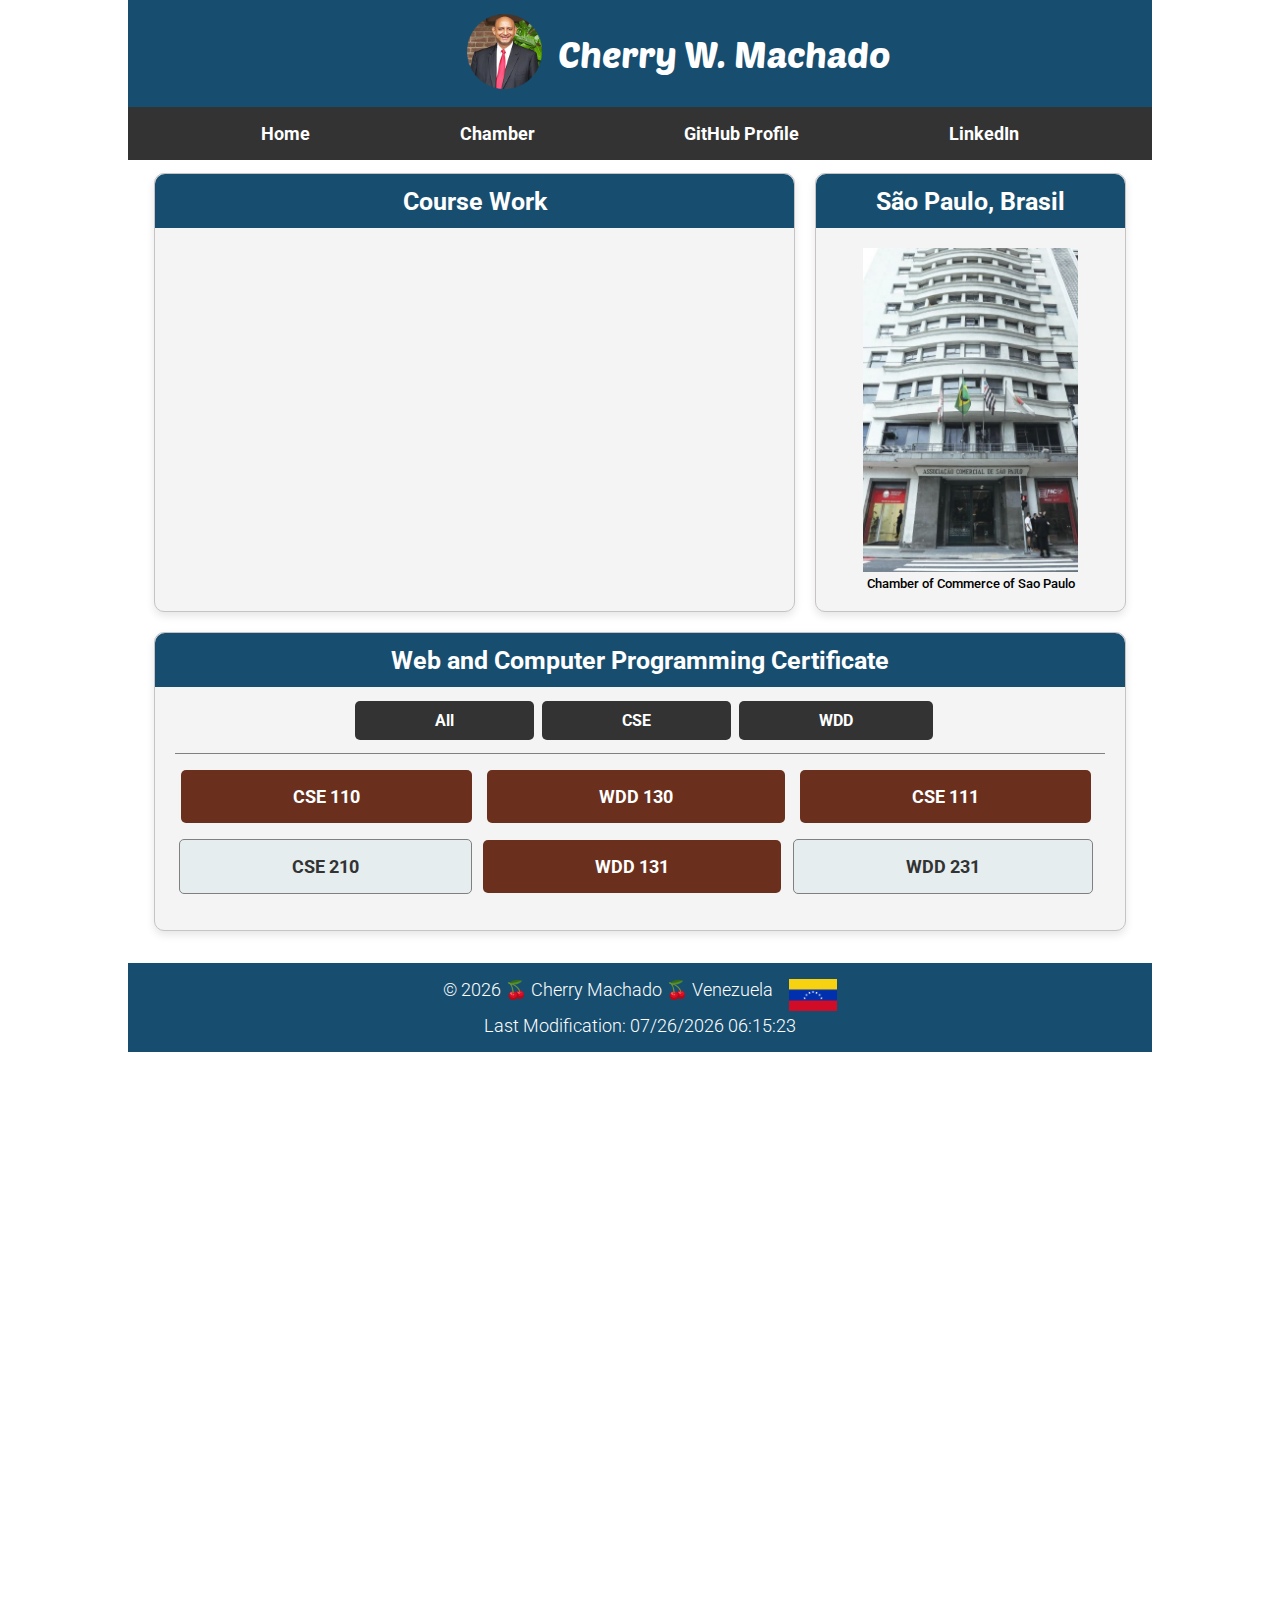
<file: index.html>
<!DOCTYPE html>
<html lang="en">

<head>
    <meta charset="UTF-8">
    <meta name="viewport" content="width=device-width, initial-scale=1.0">
    <title>WDD 231 - Web Frontend Development I - Cherry Machado</title>
    <meta name="description"
        content="WDD 231 - Web Frontend Development I | Cherry Machado | This is my Course Home Page">
    <meta name="author" content="Cherry Machado">
    <!-- Meta Tags-->
    <meta property="og:title" content="WDD 231 - Web Frontend Development I - Cherry Machado">
    <meta property="og:description"
        content="WDD 231 - Web Frontend Development I | Cherry Machado | This is my Course Home Page">
    <meta property="og:image" content="images/Foto_Cherry.png">
    <meta property="og:url" content="https://cherry-machado.github.io/wdd231/">
    <meta property="og:type" content="website">
    <!-- End Meta Tags -->
    <link rel="preconnect" href="https://fonts.googleapis.com">
    <link rel="preconnect" href="https://fonts.gstatic.com" crossorigin>
    <link
        href="https://fonts.googleapis.com/css2?family=Roboto:ital,wght@0,100;0,300;0,400;0,500;0,700;0,900;1,100;1,300;1,400;1,500;1,700;1,900&display=swap"
        rel="stylesheet">
    <link
        href="https://fonts.googleapis.com/css2?family=Poetsen+One&family=Roboto:ital,wght@0,100;0,300;0,400;0,500;0,700;0,900;1,100;1,300;1,400;1,500;1,700;1,900&display=swap"
        rel="stylesheet">
    <link rel="stylesheet" href="styles/styles.css">
    <link rel="icon" href="favicon.ico">
    <script defer src="scripts/date-ham.js"></script>
</head>

<body>
    <header class="header">
        <div class="header__content">
            <figure class="header_figure-cherry">
                <img 
                    src="images/Foto_Cherry.png" 
                    alt="Photo Cherry Machado" 
                    loading="lazy"
                 />
            </figure>
            <h1 class="header__title">Cherry W. Machado</h1>
            <div class="header__hamburger">
                <span class="bar"></span>
                <span class="bar"></span>
                <span class="bar"></span>
            </div>
        </div>
        <nav class="nav-content">
            <ul class="nav-menu">
                <li class="nav-item"><a href="#" class="enlaces" target="_blank" rel="noopener">Home</a></li>
                <li class="nav-item"><a href="https://cherry-machado.github.io/wdd231/chamber/index.html"
                        class="enlaces" target="_blank" rel="noopener">Chamber</a>
                </li>
                <li class="nav-item"><a href="https://github.com/Cherry-Machado/wdd231" class="enlaces" target="_blank"
                        rel="noopener">GitHub Profile</a></li>
                <li class="nav-item"><a href="https://www.linkedin.com/in/cherry-machado/" class="enlaces"
                        target="_blank" rel="noopener">LinkedIn</a></li>
            </ul>

        </nav>
    </header>
    <main class="main">
        <section class="card card__item-1">
            <h2 class="card__title-1">Course Work</h2>
            <article>
                <ul class="card__navigation">
                </ul>
                <div id="courseList"></div>
            </article>
        </section>
        <section class="card card__item-2">
            <h2 class="card__title-1">São Paulo, Brasil</h2>
            <figure class="card_figure-saopaulo">
                <img src="./images/Chambers_SP.jpg" alt="Photo Sao Paulo" loading="lazy" />
                <figcaption>Chamber of Commerce of Sao Paulo</figcaption>
            </figure>
        </section>
        <section class="card card__item-3">
            <h2 class="card__title-1">Web and Computer Programming Certificate</h2>
            <nav class="botonera-1">
                <ul class="card__navigation-20">
                    <li class="card__navigation-item">
                        <a href="#" class="cta click-all">All</a>
                    </li>
                    <li class="card__navigation-item">
                        <a href="#" class="cta click-cse">CSE</a>
                    </li>
                    <li class="card__navigation-item">
                        <a href="#" class="cta click-wdd">WDD</a>
                    </li>
                </ul>
            </nav>
            <nav class="botonera-2">
                <ul class="card__navigation-21">
                    <li class="card__navigation-item-2">
                        <a href="#" class="cta-2 cta__button-brown click-110">CSE 110</a>
                    </li>
                    <li class="card__navigation-item-2">
                        <a href="#" class="cta-2 cta__button-brown click-130">WDD 130</a>
                    </li>
                    <li class="card__navigation-item-2">
                        <a href="#" class="cta-2 cta__button-brown click-111">CSE 111</a>
                    </li>
                    <li class="card__navigation-item-2">
                        <a href="#" class="cta-2 cta__button-suave click-210">CSE 210</a>
                    </li>
                    <li class="card__navigation-item-2">
                        <a href="#" class="cta-2 cta__button-brown click-131">WDD 131</a>
                    </li>
                    <li class="card__navigation-item-2">
                        <a href="#" class="cta-2 cta__button-suave click-231">WDD 231</a>
                    </li>
                </ul>
            </nav>
        </section>
    </main>
    <footer class="footer">
        <div class="footer__content">
            <p>© <span id="currentyear"></span> 🍒 Cherry Machado 🍒 Venezuela</p>
            <img src="./images/Flag_of_Venezuela.png" alt="Venezuela" loading="lazy" />
        </div>
        <p id="lastModified"></p>
    </footer>
    <dialog id="course-details"></dialog>
</body>

</html>
</file>
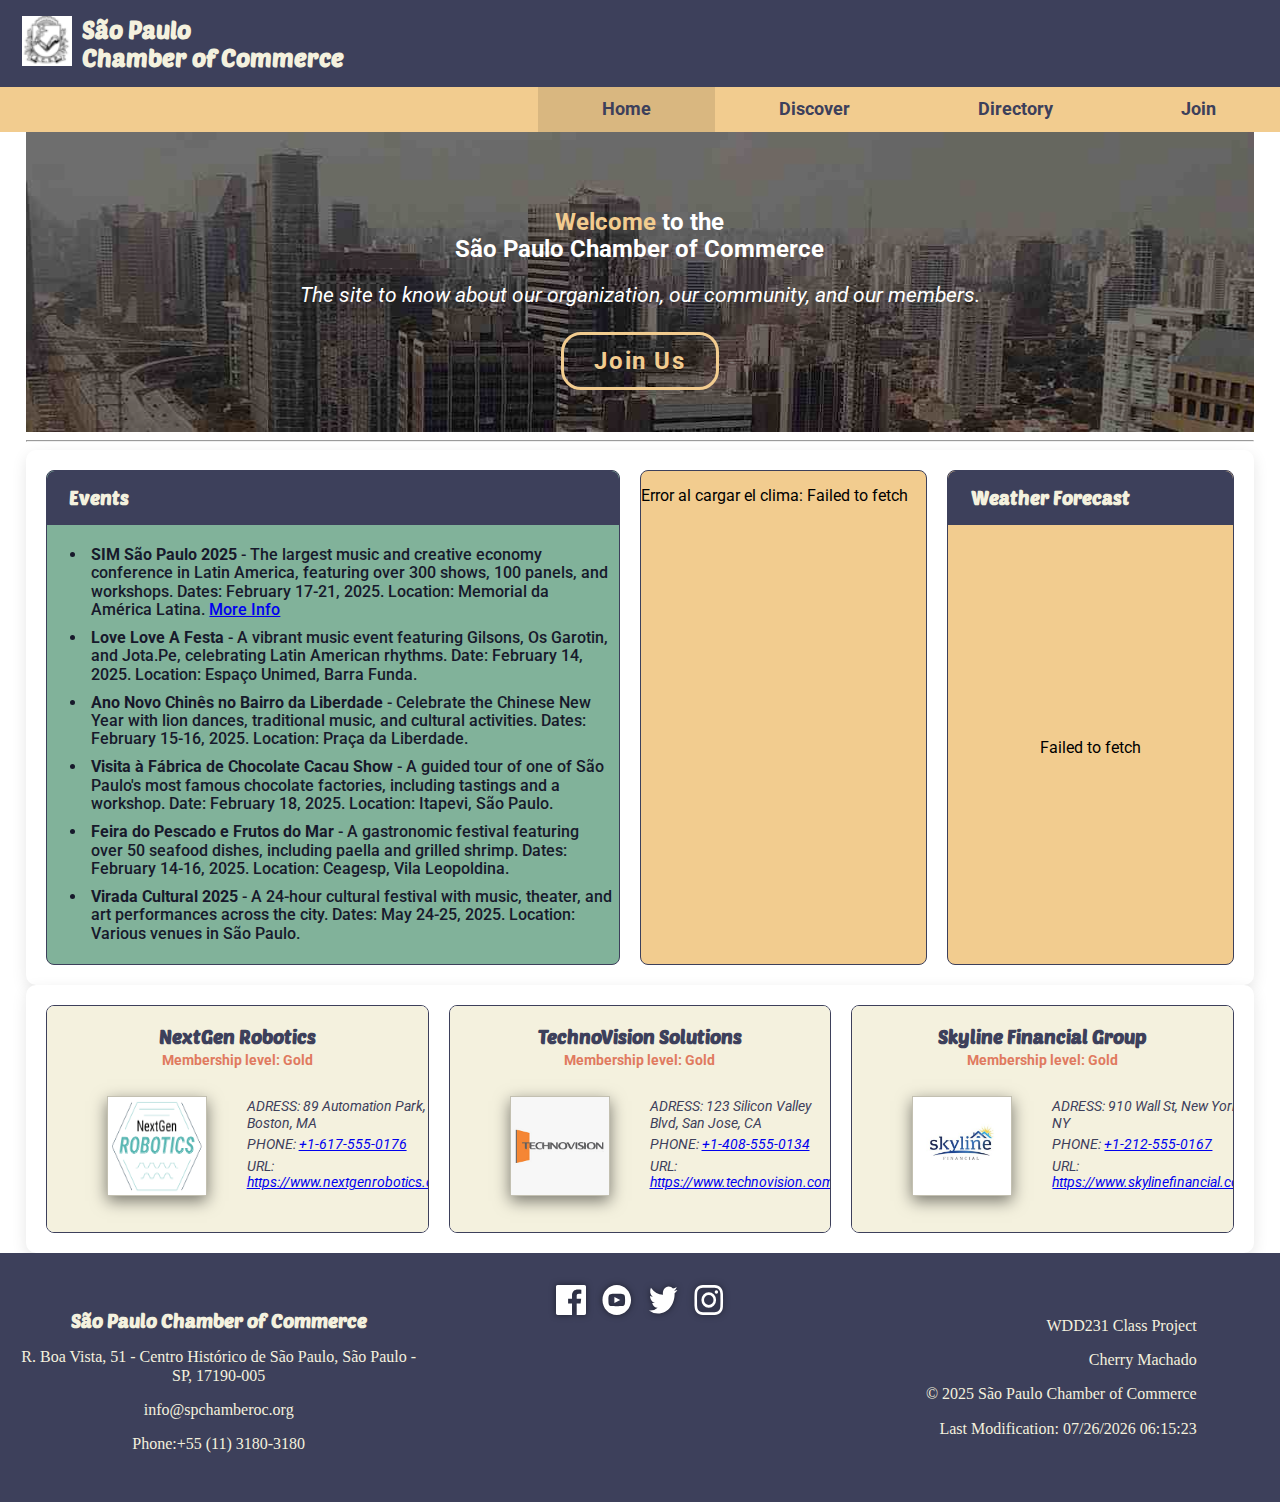
<file: chamber/index.html>
<!DOCTYPE html>
<html lang="en">

<head>
    <meta charset="UTF-8">
    <meta name="viewport" content="width=device-width, initial-scale=1.0">
    <title>São Paulo Chamber of Commerce</title>
    <meta name="description"
        content="WDD 231 - Web Frontend Development I | Cherry Machado | This is my São Paulo Chamber of Commerce Website.">
    <meta name="author" content="Cherry Machado">
    <!-- Meta Tags-->
    <meta property="og:title" content="São Paulo Chamber of Commerce Website - Cherry Machado">
    <meta property="og:description"
        content="WDD 231 - Web Frontend Development I | Cherry Machado | This is my São Paulo Chamber of Commerce Website.">
    <meta property="og:image" content="https://cherry-machado.github.io/wdd231/chamber/images/Chambers_SP.jpg">
    <meta property="og:url" content="https://cherry-machado.github.io/wdd231/chamber/directory.html">
    <meta property="og:type" content="website">
    <!-- End Meta Tags -->
    <link rel="preconnect" href="https://fonts.googleapis.com">
    <link rel="preconnect" href="https://fonts.gstatic.com" crossorigin>
    <link
        href="https://fonts.googleapis.com/css2?family=Roboto:ital,wght@0,100;0,300;0,400;0,500;0,700;0,900;1,100;1,300;1,400;1,500;1,700;1,900&display=swap"
        rel="stylesheet">
    <link
        href="https://fonts.googleapis.com/css2?family=Poetsen+One&family=Roboto:ital,wght@0,100;0,300;0,400;0,500;0,700;0,900;1,100;1,300;1,400;1,500;1,700;1,900&display=swap"
        rel="stylesheet">
    <link rel="stylesheet" href="./styles/normalize.css">
    <link rel="stylesheet" href="./styles/chamber.css">
    <link rel="icon" href="./images/favicon.ico" type="image/x-icon">

    <!-- javascript file -->
    <script src="scripts/chamber.js" type="module"></script>
</head>

<body>
    <header>
        <img src="./images/chamber-logo.png" alt="Logo of Sao Paulo Chamber of Commerce" width="50" height="50"
            loading="lazy">
        <h1 class="header__title">São Paulo<br>Chamber of Commerce</h1>
        <button id="myButton" title="menuLinksButton"></button>
    </header>
    <nav>
        <ul class="menuLinks">
            <li class="current-menu-item"><a href="index.html">Home</a></li>
            <li><a href="discover.html">Discover</a></li>
            <li><a href="directory.html">Directory</a></li>
            <li><a href="join.html">Join</a></li>
        </ul>
    </nav>
    <main>
        <section class="hero">
            <article class="hero-content">
                <h2 class="hero-content-title"><span class="welcome">Welcome</span> to the<br> São Paulo Chamber of
                    Commerce</h2>
                <p class="hero-content-paragraph">The site to know about our organization, our community, and our
                    members.</p>
                <div class="hero-content-btn">
                    <a href="join.html" class="btn">Join Us</a>
                </div>
            </article>
        </section>
        <hr>
        <div class="weather-container">
            <section class="box events" aria-labelledby="events-heading">
                <header class="header-box">
                    <h2 id="events-heading">Events</h2>
                </header>
                <ul>
                    <li><strong>SIM São Paulo 2025</strong> - The largest music and creative economy conference in Latin America, featuring over 300 shows, 100 panels, and workshops. Dates: February 17-21, 2025. Location: Memorial da América Latina. <a href="https://saopaulosecreto.com/sim-sao-paulo/" target="_blank">More Info</a></li>
    <li><strong>Love Love A Festa</strong> - A vibrant music event featuring Gilsons, Os Garotin, and Jota.Pe, celebrating Latin American rhythms. Date: February 14, 2025. Location: Espaço Unimed, Barra Funda.</li>
    <li><strong>Ano Novo Chinês no Bairro da Liberdade</strong> - Celebrate the Chinese New Year with lion dances, traditional music, and cultural activities. Dates: February 15-16, 2025. Location: Praça da Liberdade.</li>
    <li><strong>Visita à Fábrica de Chocolate Cacau Show</strong> - A guided tour of one of São Paulo's most famous chocolate factories, including tastings and a workshop. Date: February 18, 2025. Location: Itapevi, São Paulo.</li>
    <li><strong>Feira do Pescado e Frutos do Mar</strong> - A gastronomic festival featuring over 50 seafood dishes, including paella and grilled shrimp. Dates: February 14-16, 2025. Location: Ceagesp, Vila Leopoldina.</li>
    <li><strong>Virada Cultural 2025</strong> - A 24-hour cultural festival with music, theater, and art performances across the city. Dates: May 24-25, 2025. Location: Various venues in São Paulo.</li>
                </ul>
            </section>
            <section class="box current-weather" aria-labelledby="current-weather-heading">
                <header class="header-box">
                    <h2 id="current-weather-heading">Current Weather</h2>
                </header>
            </section>
            <section class="box weather-forecast" aria-labelledby="weather-forecast-heading">
                <header class="header-box">
                    <h2 id="weather-forecast-heading">Weather Forecast</h2>
                </header>
            </section>
        </div>
        <div id="cards-home"></div>
    </main>
    <footer>
        <div>
            <h4>São Paulo Chamber of Commerce</h4>
            <p>R. Boa Vista, 51 - Centro Histórico de São Paulo, São Paulo - SP, 17190-005</p>
            <p>info@spchamberoc.org</p>
            <p>Phone:+55 (11) 3180-3180</p>
        </div>
        <div class="footer__socialmedia">
            <a href="https://facebook.com" class="footer__media" target="_blank" rel="noopener">
                <img src="./images/icon-facebook.svg" class="footer__icon" alt="logo facebook" loading="lazy">
            </a>
            <a href="https://youtube.com" class="footer__media" target="_blank" rel="noopener">
                <img src="./images/icon-youtube.svg" class="footer__icon" alt="logo youtube" loading="lazy">
            </a>
            <a href="https://x.com" class="footer__media" target="_blank" rel="noopener">
                <img src="./images/icon-twitter.svg" class="footer__icon" alt="logo twitter" loading="lazy">
            </a>
            <a href="https://instagram.com" class="footer__media" target="_blank" rel="noopener">
                <img src="./images/icon-instagram.svg" class="footer__icon" alt="logo instagram" loading="lazy">
            </a>
        </div>
        <div>
            <p>WDD231 Class Project</p>
            <p>Cherry Machado</p>
            <p>&copy; 2025 São Paulo Chamber of Commerce</p>
            <p id="lastModified"><span id="currentyear"></span></p>
        </div>
    </footer>
</body>

</html>
</file>
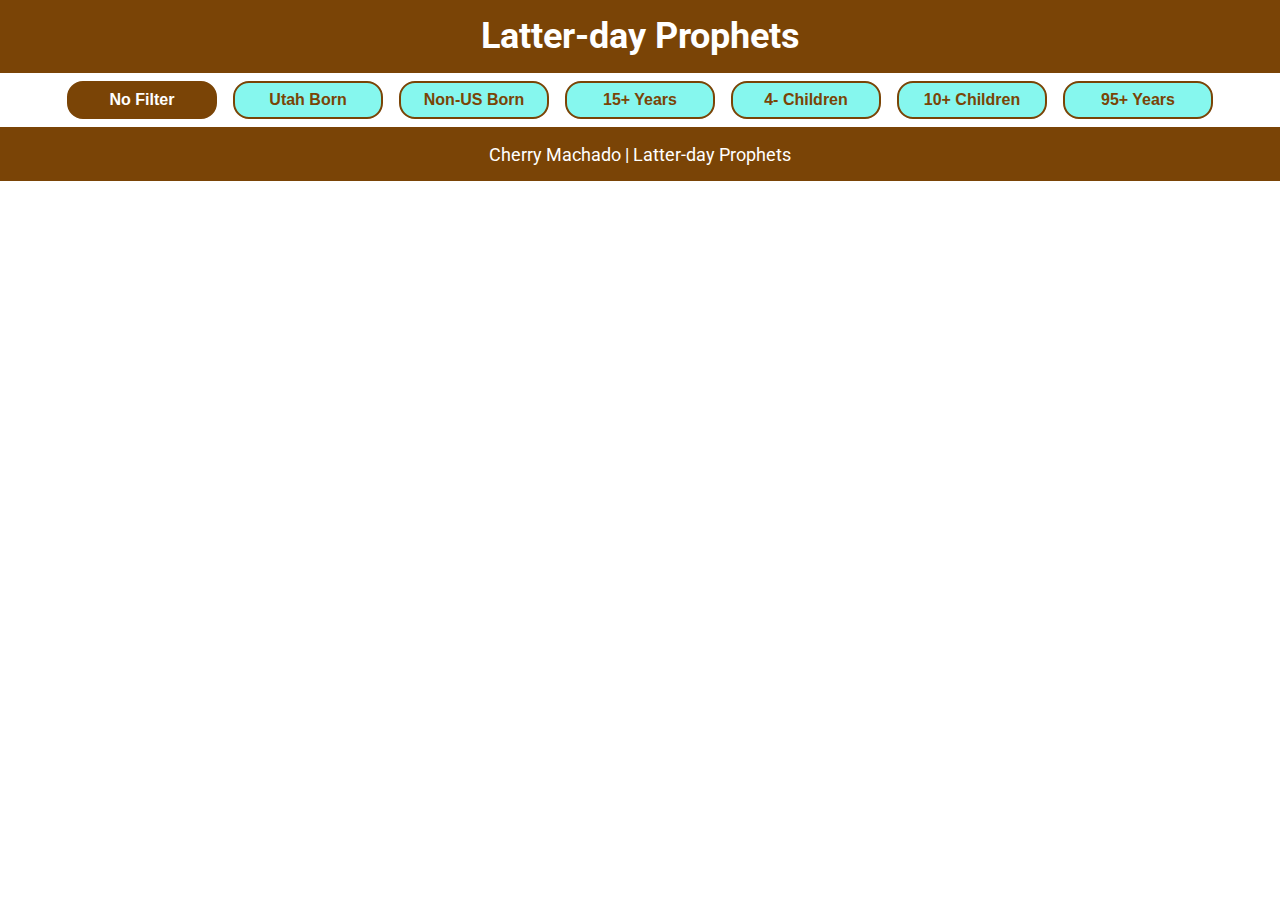
<file: prophets.html>
<!DOCTYPE html>
<html lang="en">

<head>
    <meta charset="UTF-8">
    <meta name="viewport" content="width=device-width, initial-scale=1.0">
    <title>Latter-day Saints Prophets Website</title>
    <meta name="description"
        content="WDD 231 - Web Frontend Development I | Cherry Machado | This is my Latter Day Prophets website.">
    <meta name="author" content="Cherry Machado">
    <!-- Meta Tags-->
    <meta property="og:title" content="Latter Days Phrophets Website - Cherry Machado">
    <meta property="og:description"
        content="WDD 231 - Web Frontend Development I | Cherry Machado | This is my Latter Days Phrophets Website">
    <meta property="og:image" content="images/Foto_Cherry.png">
    <meta property="og:url" content="https://cherry-machado.github.io/wdd231/prophets.html">
    <meta property="og:type" content="website">
    <!-- End Meta Tags -->
    <link rel="preconnect" href="https://fonts.googleapis.com">
    <link rel="preconnect" href="https://fonts.gstatic.com" crossorigin>
    <link
        href="https://fonts.googleapis.com/css2?family=Roboto:ital,wght@0,100;0,300;0,400;0,500;0,700;0,900;1,100;1,300;1,400;1,500;1,700;1,900&display=swap"
        rel="stylesheet" type="text/css">
    <link
        href="https://fonts.googleapis.com/css2?family=Poetsen+One&family=Roboto:ital,wght@0,100;0,300;0,400;0,500;0,700;0,900;1,100;1,300;1,400;1,500;1,700;1,900&display=swap"
        rel="stylesheet" type="text/css">
    <link rel="stylesheet" href="styles/prophets.css" type="text/css">
    <link rel="icon" href="favicon.ico" type="image/x-icon">
    <script defer src="scripts/prophets.js"></script>
</head>

<body>
    <header>
        <h1>Latter-day Prophets</h1>
    </header>
    <nav>
        <button id="all" class="active">No Filter</button>
        <button id="utah">Utah Born</button>
        <button id="nonus">Non-US Born</button>
        <button id="ten">15+ Years</button>
        <button id="childs">4- Children</button>
        <button id="childl">10+ Children</button>
        <button id="old">95+ Years</button>
    </nav>
    <main>
        <div id="cards"></div>
    </main>
    <footer>
        Cherry Machado | Latter-day Prophets
    </footer>
</body>

</html>
</file>
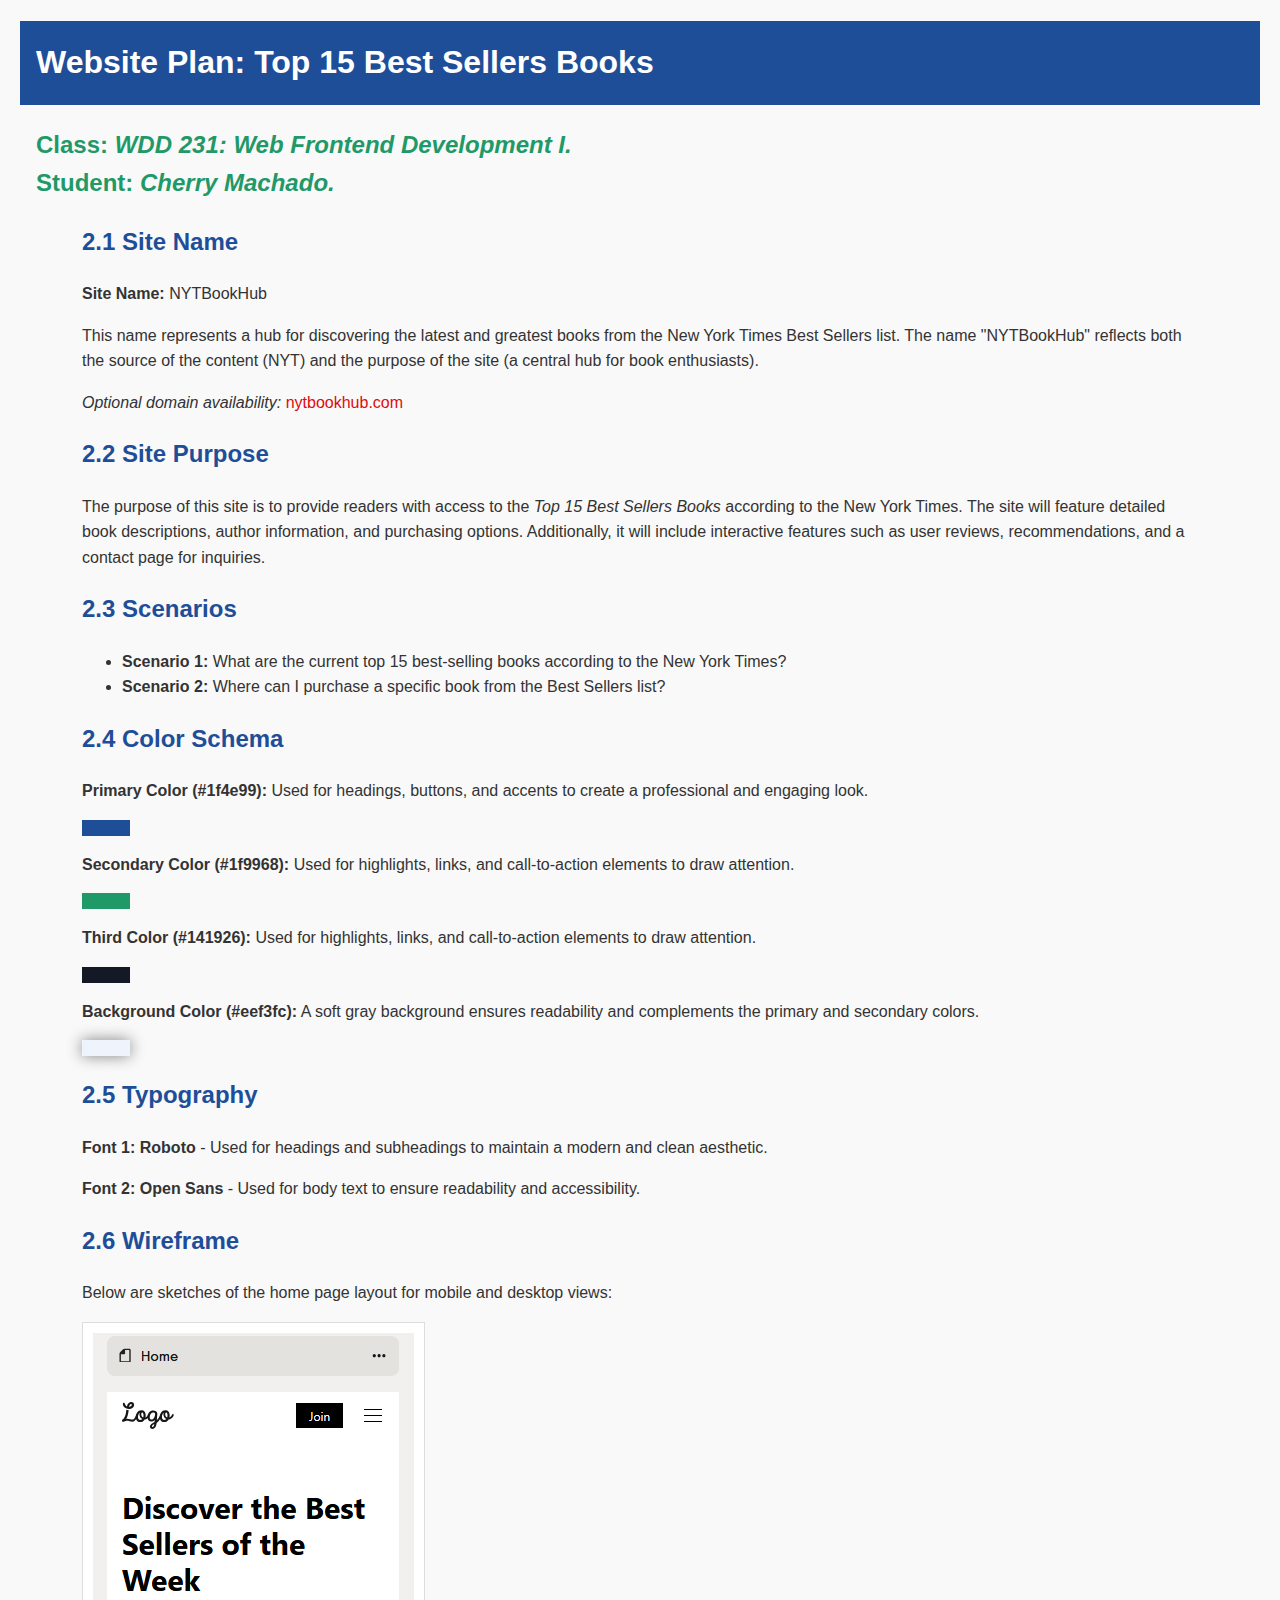
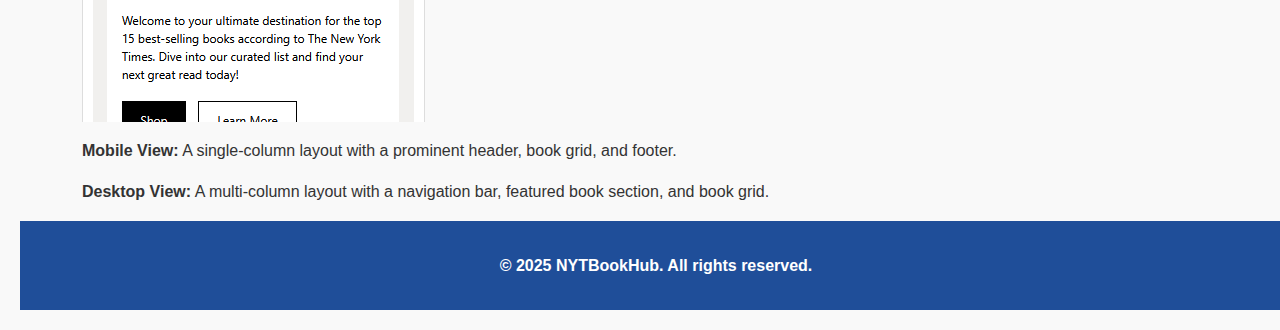
<file: websiteplan.html>
<!DOCTYPE html>
<html lang="en">

<head>
    <meta charset="UTF-8">
    <meta name="viewport" content="width=device-width, initial-scale=1.0">
    <title>Website Plan: Top 15 Best Sellers Books</title>
    <meta name="description"
        content="WDD 231 - Web Frontend Development I | Cherry Machado | This is my Plan Website for my Final Project.">
    <meta name="author" content="Cherry Machado">
    <link rel="stylesheet" href="./styles/websiteplan.css">
</head>

<body>
    <header>
        <h1 class="header-title">Website Plan: Top 15 Best Sellers Books</h1>
        <h2 class="header-data">Class: <em>WDD 231: Web Frontend Development I.</em></h2>
        <h2 class="header-data">Student: <em>Cherry Machado.</em></h2>
    </header>
    <main>
        <!-- Site Name -->
        <section>
            <h2>2.1 Site Name</h2>
            <p><strong>Site Name:</strong> NYTBookHub</p>
            <p>This name represents a hub for discovering the latest and greatest books from the New York Times Best
                Sellers list. The name "NYTBookHub" reflects both the source of the content (NYT) and the purpose of the
                site (a central hub for book enthusiasts).</p>
            <p><em>Optional domain availability:</em> <span class="accent">nytbookhub.com</span></p>
        </section>

        <!-- Site Purpose -->
        <section>
            <h2>2.2 Site Purpose</h2>
            <p>The purpose of this site is to provide readers with access to the <em>Top 15 Best Sellers Books</em>
                according to the New York Times. The site will feature detailed book descriptions, author information,
                and purchasing options. Additionally, it will include interactive features such as user reviews,
                recommendations, and a contact page for inquiries.</p>
        </section>

        <!-- Scenarios -->
        <section>
            <h2>2.3 Scenarios</h2>
            <ul>
                <li><strong>Scenario 1:</strong> What are the current top 15 best-selling books according to the New
                    York Times?</li>
                <li><strong>Scenario 2:</strong> Where can I purchase a specific book from the Best Sellers list?</li>
            </ul>
        </section>

        <!-- Color Schema -->
        <section>
            <h2>2.4 Color Schema</h2>
            <p><strong>Primary Color (#1f4e99):</strong> Used for headings, buttons, and accents to create a
                professional and engaging look.</p>
            <div class="box color1"></div>
            <p><strong>Secondary Color (#1f9968):</strong> Used for highlights, links, and call-to-action elements to
                draw attention.</p>
            <div class="box color2"></div>
            <p><strong>Third Color (#141926):</strong> Used for highlights, links, and call-to-action elements to draw
                attention.</p>
            <div class="box color3"></div>
            <p><strong>Background Color (#eef3fc):</strong> A soft gray background ensures readability and complements
                the primary and secondary colors.</p>
            <div class="box color4"></div>
        </section>

        <!-- Typography -->
        <section>
            <h2>2.5 Typography</h2>
            <p><strong>Font 1: Roboto</strong> - Used for headings and subheadings to maintain a modern and clean
                aesthetic.</p>
            <p><strong>Font 2: Open Sans</strong> - Used for body text to ensure readability and accessibility.</p>
        </section>

        <!-- Wireframe -->
        <section>
            <h2>2.6 Wireframe</h2>
            <p>Below are sketches of the home page layout for mobile and desktop views:</p>
            <div class="wireframe">
                <img src="./images/home-page-wireframe-mobile.png" alt="Mobile Wireframe">
                <img src="./images/home-page-wireframe-desktop.png" alt="Desktop Wireframe">
            </div>
            <p><strong>Mobile View:</strong> A single-column layout with a prominent header, book grid, and footer.</p>
            <p><strong>Desktop View:</strong> A multi-column layout with a navigation bar, featured book section, and
                book grid.</p>
        </section>
    </main>

    <footer>
        <p class="footer">&copy; 2025 NYTBookHub. All rights reserved.</p>
    </footer>
</body>

</html>
</file>
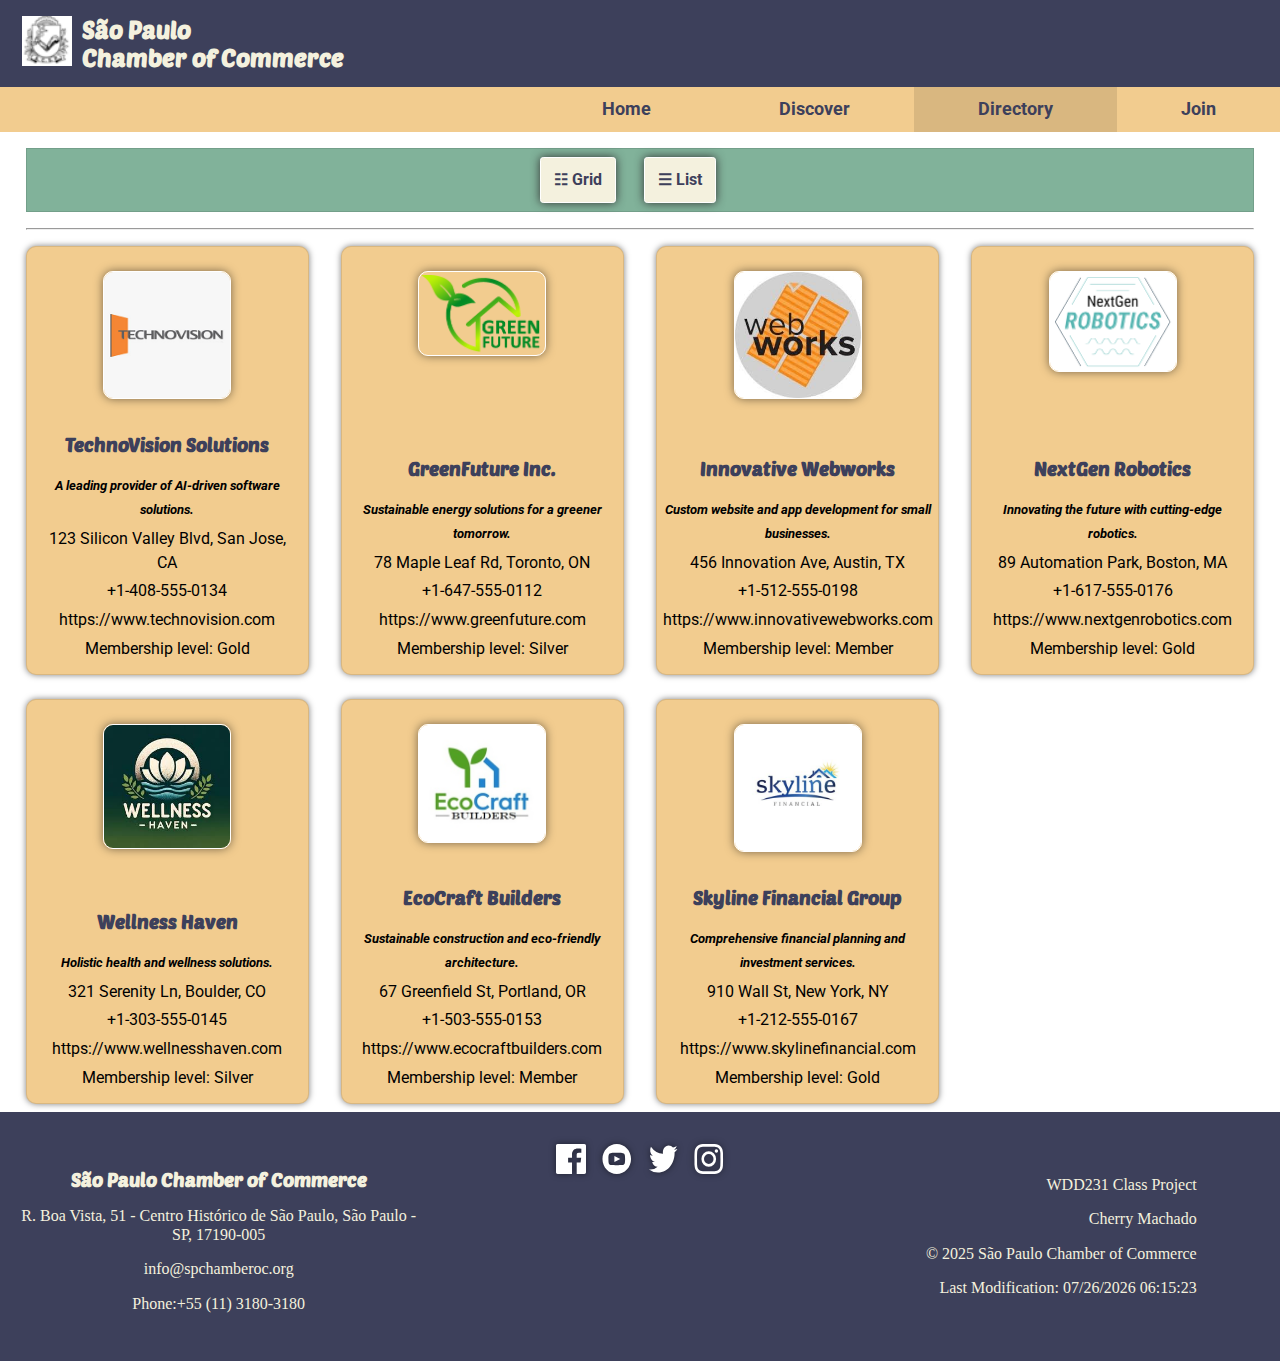
<file: chamber/directory.html>
<!DOCTYPE html>
<html lang="en">

<head>
    <meta charset="UTF-8">
    <meta name="viewport" content="width=device-width, initial-scale=1.0">
    <title>São Paulo Chamber of Commerce</title>
    <meta name="description"
        content="WDD 231 - Web Frontend Development I | Cherry Machado | This is my São Paulo Chamber of Commerce Website.">
    <meta name="author" content="Cherry Machado">
    <!-- Meta Tags-->
    <meta property="og:title" content="São Paulo Chamber of Commerce Website - Cherry Machado">
    <meta property="og:description"
        content="WDD 231 - Web Frontend Development I | Cherry Machado | This is my São Paulo Chamber of Commerce Website.">
    <meta property="og:image" content="https://cherry-machado.github.io/wdd231/chamber/images/Chambers_SP.jpg">
    <meta property="og:url" content="https://cherry-machado.github.io/wdd231/chamber/directory.html">
    <meta property="og:type" content="website">
    <!-- End Meta Tags -->
    <link rel="preconnect" href="https://fonts.googleapis.com">
    <link rel="preconnect" href="https://fonts.gstatic.com" crossorigin>
    <link
        href="https://fonts.googleapis.com/css2?family=Roboto:ital,wght@0,100;0,300;0,400;0,500;0,700;0,900;1,100;1,300;1,400;1,500;1,700;1,900&display=swap"
        rel="stylesheet" type="text/css">
    <link
        href="https://fonts.googleapis.com/css2?family=Poetsen+One&family=Roboto:ital,wght@0,100;0,300;0,400;0,500;0,700;0,900;1,100;1,300;1,400;1,500;1,700;1,900&display=swap"
        rel="stylesheet" type="text/css">
    <link rel="stylesheet" href="./styles/normalize.css" type="text/css">
    <link rel="stylesheet" href="./styles/chamber.css" type="text/css">
    <link rel="icon" href="./images/favicon.ico" type="image/x-icon">

    <!-- javascript file -->
    <script defer src="scripts/chamber.js" type="module"></script>
</head>

<body>
    <header>
        <img src="./images/chamber-logo.png" alt="Logo of Sao Paulo Chamber of Commerce" width="50" height="50"
            loading="lazy">
        <h1 class="header__title">São Paulo<br>Chamber of Commerce</h1>
        <button id="myButton" title="menuLinksButton"></button>

    </header>
    <nav>
        <ul class="menuLinks">
            <li><a href="index.html">Home</a></li>
            <li><a href="discover.html">Discover</a></li>
            <li class="current-menu-item"><a href="directory.html">Directory</a></li>
            <li><a href="join.html">Join</a></li>
        </ul>
    </nav>
    <main>
        <div class="menu">
            <button class="menu__button" id="grid">&#9783; Grid</button>
            <button class="menu__button" id="list">&#9776; List</button>
        </div>
        <hr>
        <article>
            <div class="grid" id="cards"></div>
        </article>
    </main>
    <footer>
        <div>
            <h4>São Paulo Chamber of Commerce</h4>
            <p>R. Boa Vista, 51 - Centro Histórico de São Paulo, São Paulo - SP, 17190-005</p>
            <p>info@spchamberoc.org</p>
            <p>Phone:+55 (11) 3180-3180</p>
        </div>
        <div class="footer__socialmedia">
            <a href="https://facebook.com" class="footer__media" target="_blank" rel="noopener">
                <img src="./images/icon-facebook.svg" class="footer__icon" alt="logo facebook" loading="lazy">
            </a>
            <a href="https://youtube.com" class="footer__media" target="_blank" rel="noopener">
                <img src="./images/icon-youtube.svg" class="footer__icon" alt="logo youtube" loading="lazy">
            </a>
            <a href="https://x.com" class="footer__media" target="_blank" rel="noopener">
                <img src="./images/icon-twitter.svg" class="footer__icon" alt="logo twitter" loading="lazy">
            </a>
            <a href="https://instagram.com" class="footer__media" target="_blank" rel="noopener">
                <img src="./images/icon-instagram.svg" class="footer__icon" alt="logo instagram" loading="lazy">
            </a>
        </div>
        <div>
            <p>WDD231 Class Project</p>
            <p>Cherry Machado</p>
            <p>&copy; 2025 São Paulo Chamber of Commerce</p>
            <p>
            <p id="lastModified"><span id="currentyear"></span></p>
        </div>
    </footer>
</body>

</html>
</file>
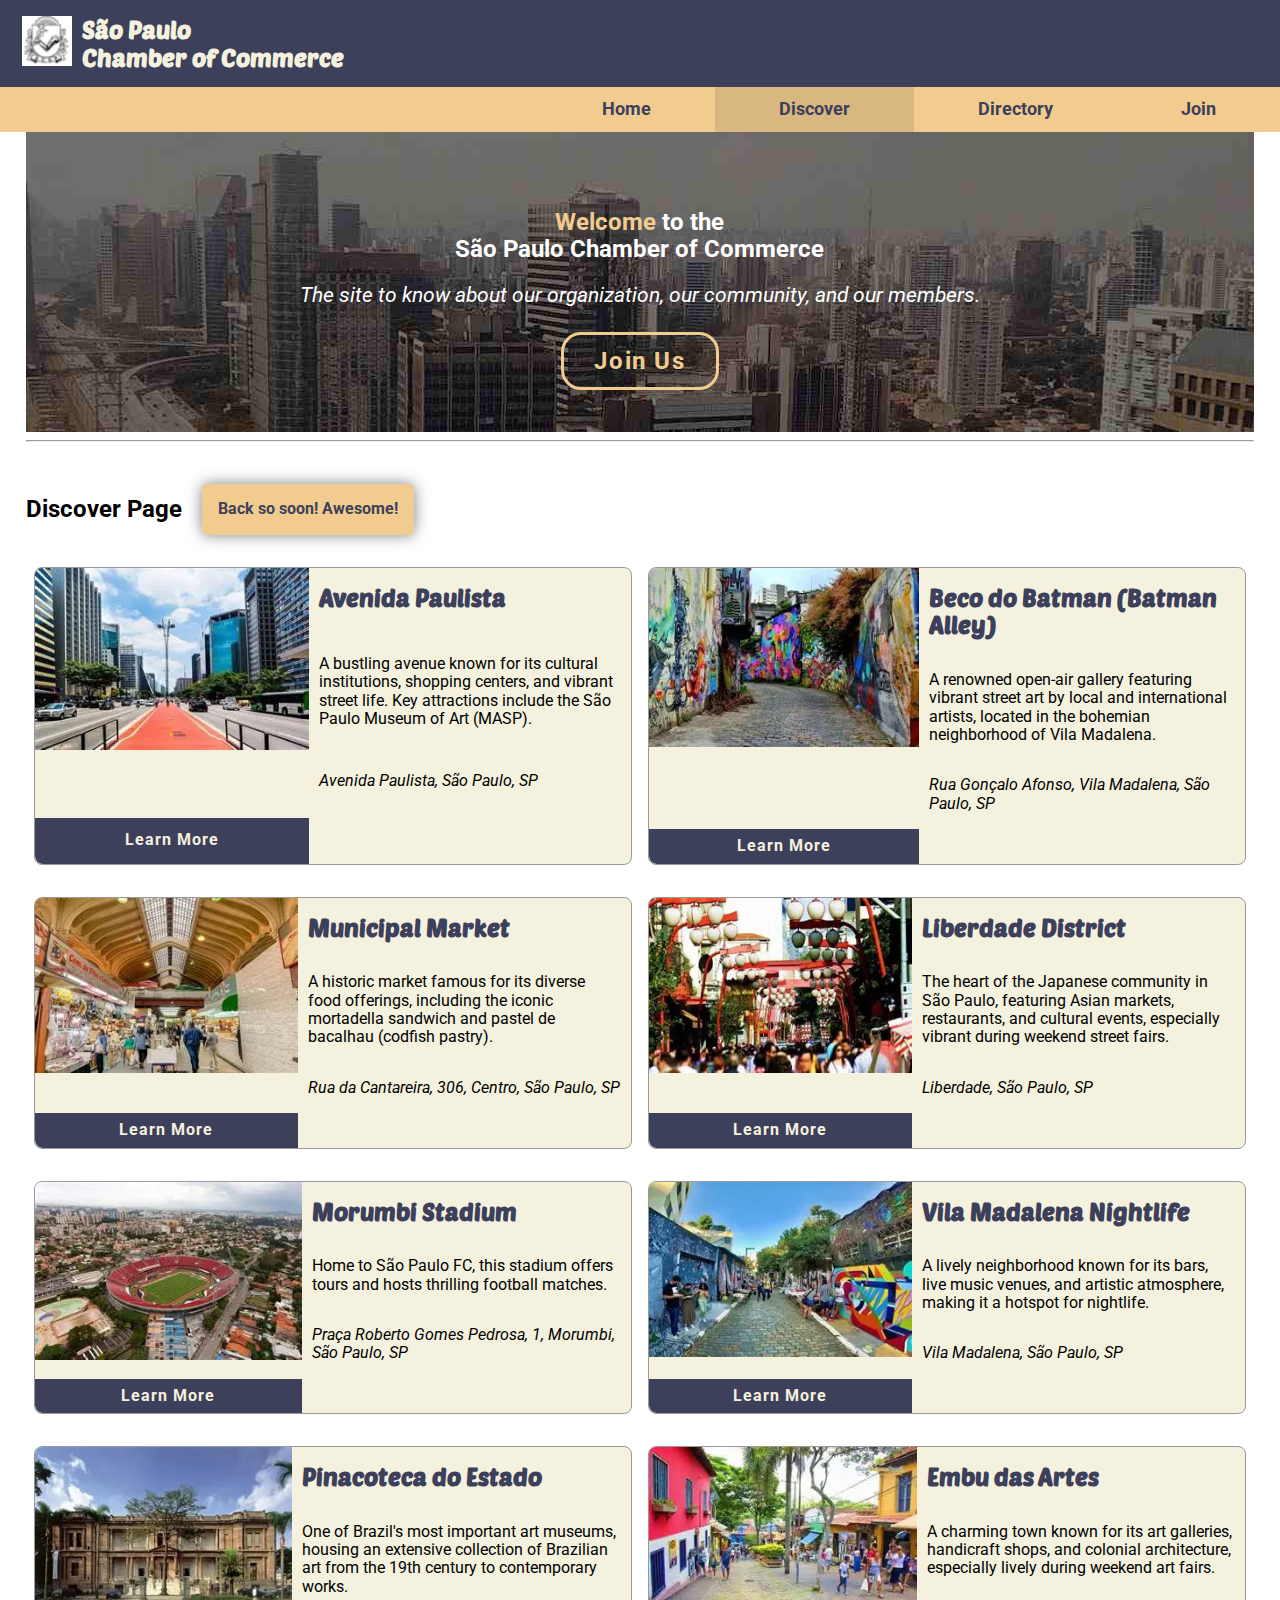
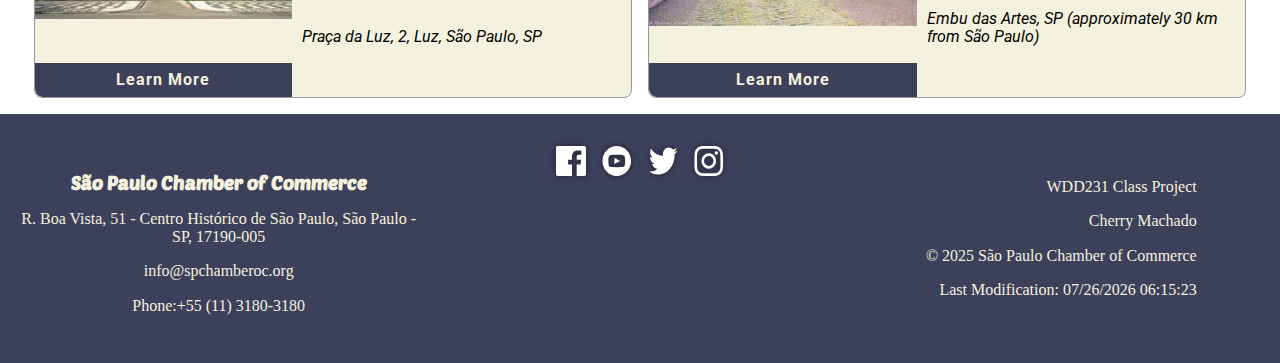
<file: chamber/discover.html>
<!DOCTYPE html>
<html lang="en">

<head>
    <meta charset="UTF-8">
    <meta name="viewport" content="width=device-width, initial-scale=1.0">
    <title>São Paulo Chamber of Commerce</title>
    <meta name="description"
        content="WDD 231 - Web Frontend Development I | Cherry Machado | This is my São Paulo Chamber of Commerce Website.">
    <meta name="author" content="Cherry Machado">
    <!-- Meta Tags-->
    <meta property="og:title" content="São Paulo Chamber of Commerce Website - Cherry Machado">
    <meta property="og:description"
        content="WDD 231 - Web Frontend Development I | Cherry Machado | This is my São Paulo Chamber of Commerce Website.">
    <meta property="og:image" content="https://cherry-machado.github.io/wdd231/chamber/images/Chambers_SP.jpg">
    <meta property="og:url" content="https://cherry-machado.github.io/wdd231/chamber/directory.html">
    <meta property="og:type" content="website">
    <!-- End Meta Tags -->
    <link rel="preconnect" href="https://fonts.googleapis.com">
    <link rel="preconnect" href="https://fonts.gstatic.com" crossorigin>
    <link
        href="https://fonts.googleapis.com/css2?family=Roboto:ital,wght@0,100;0,300;0,400;0,500;0,700;0,900;1,100;1,300;1,400;1,500;1,700;1,900&display=swap"
        rel="stylesheet">
    <link
        href="https://fonts.googleapis.com/css2?family=Poetsen+One&family=Roboto:ital,wght@0,100;0,300;0,400;0,500;0,700;0,900;1,100;1,300;1,400;1,500;1,700;1,900&display=swap"
        rel="stylesheet">
    <link rel="stylesheet" href="./styles/normalize.css">
    <link rel="stylesheet" href="./styles/chamber.css">
    <link rel="stylesheet" href="./styles/medium-discover.css">
    <link rel="stylesheet" href="./styles/large-discover.css">

    <link rel="icon" href="./images/favicon.ico" type="image/x-icon">

    <!-- javascript file -->
    <script src="scripts/chamber.js" type="module"></script>
    <script src="scripts/discover.js" type="module"></script>
</head>

<body>
    <header>
        <img src="./images/chamber-logo.png" alt="Logo of Sao Paulo Chamber of Commerce" width="50" height="50"
            loading="lazy">
        <h1 class="header__title">São Paulo<br>Chamber of Commerce</h1>
        <button id="myButton" title="menuLinksButton"></button>
    </header>
    <nav>
        <ul class="menuLinks">
            <li><a href="index.html">Home</a></li>
            <li class="current-menu-item"><a href="discover.html">Discover</a></li>
            <li><a href="directory.html">Directory</a></li>
            <li><a href="join.html">Join</a></li>
        </ul>
    </nav>
    <main>
        <h1 class="oculta-title">Discover Page</h1>
        <section class="hero">
            <article class="hero-content">
                <h2 class="hero-content-title"><span class="welcome">Welcome</span> to the<br> São Paulo Chamber of
                    Commerce</h2>
                <p class="hero-content-paragraph">The site to know about our organization, our community, and our
                    members.</p>
                <div class="hero-content-btn">
                    <a href="#" class="btn">Join Us</a>
                </div>
            </article>
        </section>
        <hr>
        <br>
        <div class="title-last-time">
            <h1 class="discover-page">Discover Page</h1>
            <div class="last-visit-message"></div>
        </div>
        <div class="discover-container"></div>
    </main>
    <footer>
        <div>
            <h4>São Paulo Chamber of Commerce</h4>
            <p>R. Boa Vista, 51 - Centro Histórico de São Paulo, São Paulo - SP, 17190-005</p>
            <p>info@spchamberoc.org</p>
            <p>Phone:+55 (11) 3180-3180</p>
        </div>
        <div class="footer__socialmedia">
            <a href="https://facebook.com" class="footer__media" target="_blank" rel="noopener">
                <img src="./images/icon-facebook.svg" class="footer__icon" alt="logo facebook" loading="lazy">
            </a>
            <a href="https://youtube.com" class="footer__media" target="_blank" rel="noopener">
                <img src="./images/icon-youtube.svg" class="footer__icon" alt="logo youtube" loading="lazy">
            </a>
            <a href="https://x.com" class="footer__media" target="_blank" rel="noopener">
                <img src="./images/icon-twitter.svg" class="footer__icon" alt="logo twitter" loading="lazy">
            </a>
            <a href="https://instagram.com" class="footer__media" target="_blank" rel="noopener">
                <img src="./images/icon-instagram.svg" class="footer__icon" alt="logo instagram" loading="lazy">
            </a>
        </div>
        <div>
            <p>WDD231 Class Project</p>
            <p>Cherry Machado</p>
            <p>&copy; 2025 São Paulo Chamber of Commerce</p>
            <p id="lastModified"><span id="currentyear"></span></p>
        </div>
    </footer>
    <script>
        // Set the timestamp value when the page loads
        document.getElementById('timestamp').value = new Date().toISOString();
    </script>
</body>

</html>
</file>
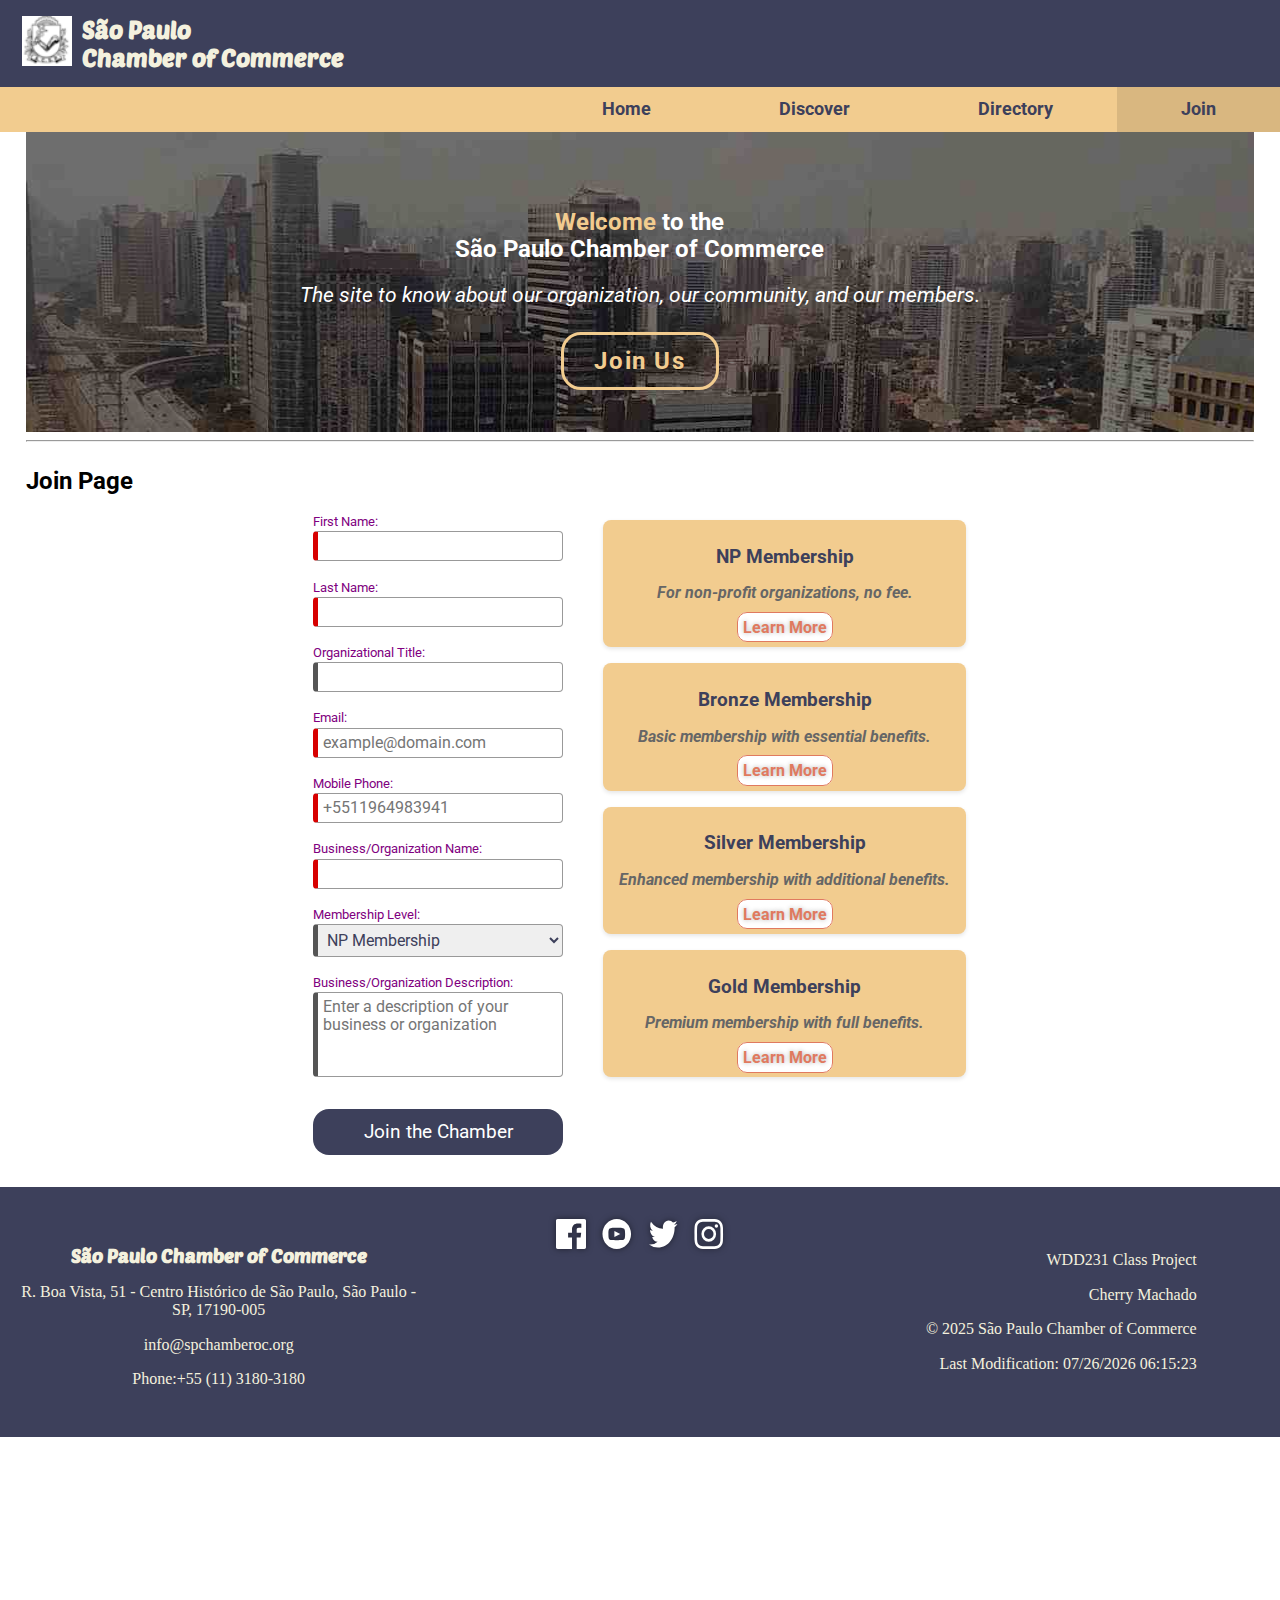
<file: chamber/join.html>
<!DOCTYPE html>
<html lang="en">

<head>
    <meta charset="UTF-8">
    <meta name="viewport" content="width=device-width, initial-scale=1.0">
    <title>São Paulo Chamber of Commerce</title>
    <meta name="description"
        content="WDD 231 - Web Frontend Development I | Cherry Machado | This is my São Paulo Chamber of Commerce Website.">
    <meta name="author" content="Cherry Machado">
    <!-- Meta Tags-->
    <meta property="og:title" content="São Paulo Chamber of Commerce Website - Cherry Machado">
    <meta property="og:description"
        content="WDD 231 - Web Frontend Development I | Cherry Machado | This is my São Paulo Chamber of Commerce Website.">
    <meta property="og:image" content="https://cherry-machado.github.io/wdd231/chamber/images/Chambers_SP.jpg">
    <meta property="og:url" content="https://cherry-machado.github.io/wdd231/chamber/directory.html">
    <meta property="og:type" content="website">
    <!-- End Meta Tags -->
    <link rel="preconnect" href="https://fonts.googleapis.com">
    <link rel="preconnect" href="https://fonts.gstatic.com" crossorigin>
    <link
        href="https://fonts.googleapis.com/css2?family=Roboto:ital,wght@0,100;0,300;0,400;0,500;0,700;0,900;1,100;1,300;1,400;1,500;1,700;1,900&display=swap"
        rel="stylesheet">
    <link
        href="https://fonts.googleapis.com/css2?family=Poetsen+One&family=Roboto:ital,wght@0,100;0,300;0,400;0,500;0,700;0,900;1,100;1,300;1,400;1,500;1,700;1,900&display=swap"
        rel="stylesheet">
    <link rel="stylesheet" href="./styles/normalize.css">
    <link rel="stylesheet" href="./styles/chamber.css">
    <link rel="icon" href="./images/favicon.ico" type="image/x-icon">

    <!-- javascript file -->
    <script src="scripts/chamber.js" type="module"></script>
    <script defer src="scripts/thankyou.js"></script>
</head>

<body>
    <header>
        <img src="./images/chamber-logo.png" alt="Logo of Sao Paulo Chamber of Commerce" width="50" height="50"
            loading="lazy">
        <h1 class="header__title">São Paulo<br>Chamber of Commerce</h1>
        <button id="myButton" title="menuLinksButton"></button>
    </header>
    <nav>
        <ul class="menuLinks">
            <li><a href="index.html">Home</a></li>
            <li><a href="discover.html">Discover</a></li>
            <li><a href="directory.html">Directory</a></li>
            <li class="current-menu-item"><a href="join.html">Join</a></li>
        </ul>
    </nav>
    <main>
        <h1 class="oculta-title">São Paulo Chamber of Commerce - Join Page</h1>
        <section class="hero">
            <article class="hero-content">
                <h2 class="hero-content-title"><span class="welcome">Welcome</span> to the<br> São Paulo Chamber of
                    Commerce</h2>
                <p class="hero-content-paragraph">The site to know about our organization, our community, and our
                    members.</p>
                <div class="hero-content-btn">
                    <a href="#" class="btn">Join Us</a>
                </div>
            </article>
        </section>
        <hr>
        <br>
        <h1 class="join-page">Join Page</h1>
        <div class="join-container">
            <form method="get" action="thankyou.html">
                <label>First Name:
                    <input type="text" name="first" title="Enter your first name" autocomplete="given-name" required>
                </label>
                <label>Last Name:
                    <input type="text" name="last" title="Enter your last name" autocomplete="family-name" required>
                </label>
                <label>Organizational Title:
                    <input type="text" name="title" title="Enter your organizational title" autocomplete="organization-title" pattern="[A-Za-z\s\-]{7,}">
                </label>
                <label>Email:
                      <input type="email" name="email" title="Enter your email address" autocomplete="email" required placeholder="example@domain.com">
                </label>
                <label>Mobile Phone:
                    <input type="tel" name="phone" title="Enter your mobile phone number" autocomplete="tel" required placeholder="+5511964983941">
                </label>
                <label>Business/Organization Name:
                    <input type="text" name="organization" title="Enter your business or organization name" autocomplete="organization" required>
                </label>
                <label>Membership Level:
                    <select name="membership" title="Select your membership level">
                        <option value="NP Membership">NP Membership</option>
                        <option value="Bronze Membership">Bronze Membership</option>
                        <option value="Silver Membership">Silver Membership</option>
                        <option value="Gold Membership">Gold Membership</option>
                    </select>
                </label>
                <label>Business/Organization Description:
                    <textarea name="description" rows="4" cols="50" placeholder="Enter a description of your business or organization"></textarea>
                </label>
                <input type="hidden" name="timestamp" id="timestamp" value="">
                <input type="submit" value="Join the Chamber">
            </form>
            <div class="membership-cards">
                <div class="membership-card" data-level="NP Membership">
                    <h3>NP Membership</h3>
                    <p>For non-profit organizations, no fee.</p>
                    <a href="#" class="learn-more">Learn More</a>
                </div>
                <div class="membership-card" data-level="Bronze Membership">
                    <h3>Bronze Membership</h3>
                    <p>Basic membership with essential benefits.</p>
                    <a href="#" class="learn-more">Learn More</a>
                </div>
                <div class="membership-card" data-level="Silver Membership">
                    <h3>Silver Membership</h3>
                    <p>Enhanced membership with additional benefits.</p>
                    <a href="#" class="learn-more">Learn More</a>
                </div>
                <div class="membership-card" data-level="Gold Membership">
                    <h3>Gold Membership</h3>
                    <p>Premium membership with full benefits.</p>
                    <a href="#" class="learn-more">Learn More</a>
                </div>
            </div>
        </div>
    </main>
    <footer>
        <div>
            <h4>São Paulo Chamber of Commerce</h4>
            <p>R. Boa Vista, 51 - Centro Histórico de São Paulo, São Paulo - SP, 17190-005</p>
            <p>info@spchamberoc.org</p>
            <p>Phone:+55 (11) 3180-3180</p>
        </div>
        <div class="footer__socialmedia">
            <a href="https://facebook.com" class="footer__media" target="_blank" rel="noopener">
                <img src="./images/icon-facebook.svg" class="footer__icon" alt="logo facebook" loading="lazy">
            </a>
            <a href="https://youtube.com" class="footer__media" target="_blank" rel="noopener">
                <img src="./images/icon-youtube.svg" class="footer__icon" alt="logo youtube" loading="lazy">
            </a>
            <a href="https://x.com" class="footer__media" target="_blank" rel="noopener">
                <img src="./images/icon-twitter.svg" class="footer__icon" alt="logo twitter" loading="lazy">
            </a>
            <a href="https://instagram.com" class="footer__media" target="_blank" rel="noopener">
                <img src="./images/icon-instagram.svg" class="footer__icon" alt="logo instagram" loading="lazy">
            </a>
        </div>
        <div>
            <p>WDD231 Class Project</p>
            <p>Cherry Machado</p>
            <p>&copy; 2025 São Paulo Chamber of Commerce</p>
            <p id="lastModified"><span id="currentyear"></span></p>
        </div>
    </footer>

     <!-- Modal Structure -->
       <div id="modal">
        <div class="modal-content">
            <span class="close">&times;</span>
            <h2 id="modal-title"></h2>
            <ul id="modal-benefits"></ul>
            <h2 id="modal-price"></h2>
        </div>
    </div> 
    <script>
        // Set the timestamp value when the page loads
        document.getElementById('timestamp').value = new Date().toISOString();
    </script>
</body>

</html>
</file>
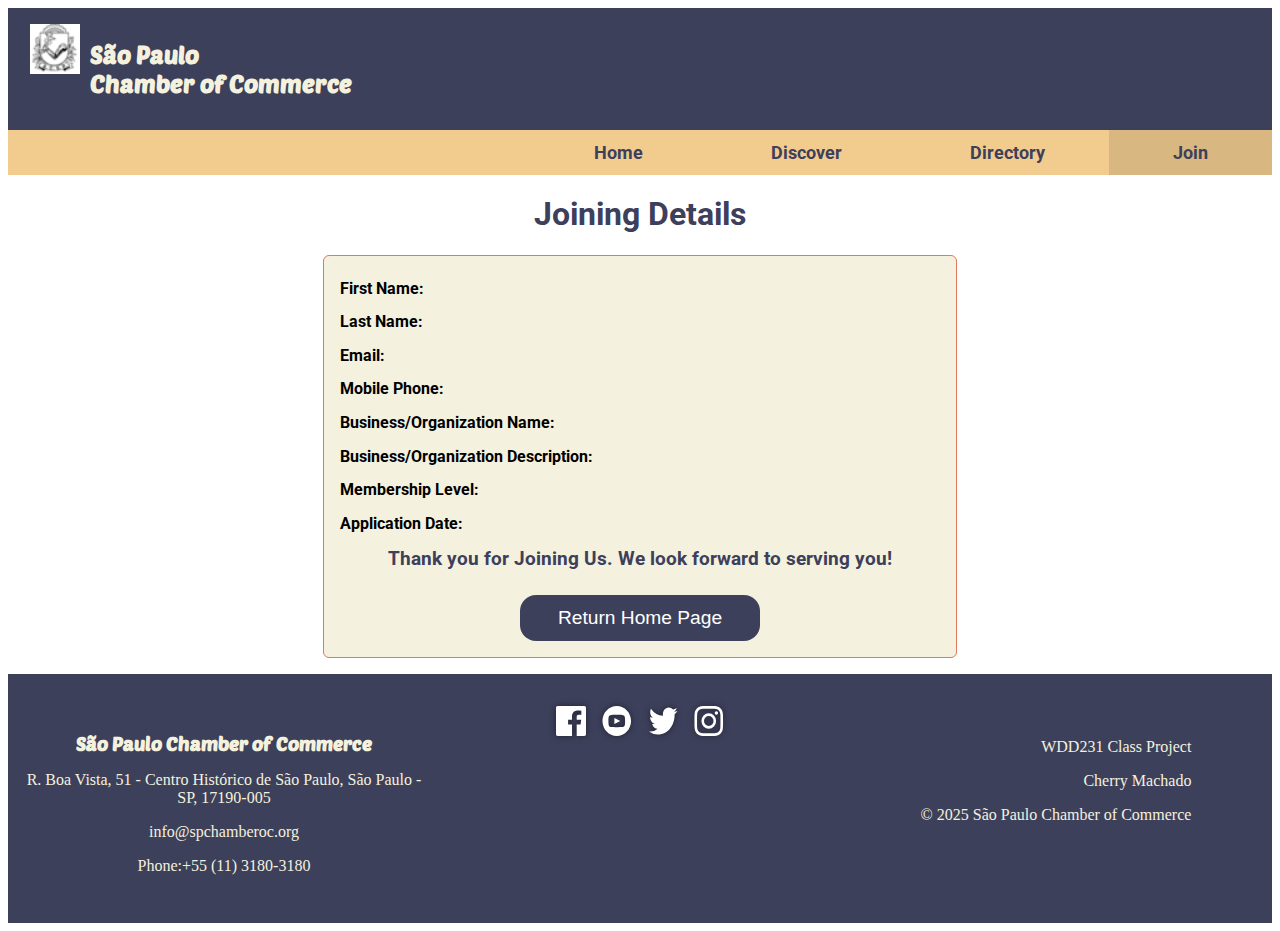
<file: chamber/thankyou.html>
<!DOCTYPE html>
<html lang="en">

<head>
  <meta charset="UTF-8">
  <meta name="viewport" content="width=device-width, initial-scale=1.0">
  <title>São Paulo Chamber of Commerce</title>
  <meta name="description"
    content="WDD 231 - Web Frontend Development I | Cherry Machado | This is my São Paulo Chamber of Commerce Website.">
  <meta name="author" content="Cherry Machado">
  <!-- Meta Tags-->
  <meta property="og:title" content="São Paulo Chamber of Commerce Website - Cherry Machado">
  <meta property="og:description"
    content="WDD 231 - Web Frontend Development I | Cherry Machado | This is my São Paulo Chamber of Commerce Website.">
  <meta property="og:image" content="https://cherry-machado.github.io/wdd231/chamber/images/Chambers_SP.jpg">
  <meta property="og:url" content="https://cherry-machado.github.io/wdd231/chamber/directory.html">
  <meta property="og:type" content="website">
  <!-- End Meta Tags -->
  <link rel="preconnect" href="https://fonts.googleapis.com">
  <link rel="preconnect" href="https://fonts.gstatic.com" crossorigin>
  <link
    href="https://fonts.googleapis.com/css2?family=Roboto:ital,wght@0,100;0,300;0,400;0,500;0,700;0,900;1,100;1,300;1,400;1,500;1,700;1,900&display=swap"
    rel="stylesheet">
  <link
    href="https://fonts.googleapis.com/css2?family=Poetsen+One&family=Roboto:ital,wght@0,100;0,300;0,400;0,500;0,700;0,900;1,100;1,300;1,400;1,500;1,700;1,900&display=swap"
    rel="stylesheet">
  <!-- <link rel="stylesheet" href="./styles/normalize.css"> -->
  <link rel="stylesheet" href="./styles/chamber.css">
  <link rel="icon" href="./images/favicon.ico" type="image/x-icon">

  <!-- javascript file -->
  <!-- <script defer src="scripts/chamber.js"></script> -->
  <script defer src="./scripts/thankyou.js"></script>
</head>

<body>
  <header>
    <img src="./images/chamber-logo.png" alt="Logo of Sao Paulo Chamber of Commerce" width="50" height="50"
      loading="lazy">
    <h1 class="header__title">São Paulo<br>Chamber of Commerce</h1>
    <button id="myButton" title="menuLinksButton"></button>
  </header>
  <nav>
    <ul class="menuLinks">
      <li><a href="index.html">Home</a></li>
      <li><a href="#">Discover</a></li>
      <li><a href="directory.html">Directory</a></li>
      <li class="current-menu-item"><a href="join.html">Join</a></li>
    </ul>
  </nav>
  <main>
    <h1 class="joining-details">Joining Details</h1>
    <div id="results">
      <p><strong>First Name:</strong> <span id="first-name"></span></p>
      <p><strong>Last Name:</strong> <span id="last-name"></span></p>
      <p><strong>Email: </strong><a id="email" href=""></a></p>
      <p><strong>Mobile Phone:</strong> <span id="phone"></span></p>
      <p><strong>Business/Organization Name:</strong> <span id="organization"></span></p>
      <p><strong>Business/Organization Description:</strong> <span id="description"></span></p>
      <p><strong>Membership Level:</strong> <span id="membership"></span></p>
      <p><strong>Application Date:</strong> <span id="timestamp"></span></p>
      <h3 class="thank-joining-message">Thank you for Joining Us. We look forward to serving you!</h3>
      <button id="return-button">Return Home Page</button>
    </div>
  </main>
  <footer>
    <div>
      <h4>São Paulo Chamber of Commerce</h4>
      <p>R. Boa Vista, 51 - Centro Histórico de São Paulo, São Paulo - SP, 17190-005</p>
      <p>info@spchamberoc.org</p>
      <p>Phone:+55 (11) 3180-3180</p>
    </div>
    <div class="footer__socialmedia">
      <a href="https://facebook.com" class="footer__media" target="_blank" rel="noopener">
        <img src="./images/icon-facebook.svg" class="footer__icon" alt="logo facebook" loading="lazy">
      </a>
      <a href="https://youtube.com" class="footer__media" target="_blank" rel="noopener">
        <img src="./images/icon-youtube.svg" class="footer__icon" alt="logo youtube" loading="lazy">
      </a>
      <a href="https://x.com" class="footer__media" target="_blank" rel="noopener">
        <img src="./images/icon-twitter.svg" class="footer__icon" alt="logo twitter" loading="lazy">
      </a>
      <a href="https://instagram.com" class="footer__media" target="_blank" rel="noopener">
        <img src="./images/icon-instagram.svg" class="footer__icon" alt="logo instagram" loading="lazy">
      </a>
    </div>
    <div>
      <p>WDD231 Class Project</p>
      <p>Cherry Machado</p>
      <p>&copy; 2025 São Paulo Chamber of Commerce</p>
      <p id="lastModified"><span id="currentyear"></span></p>
    </div>
  </footer>
</body>

</html>
</file>
<file: styles/styles.css>
* {
    margin: 0;
    padding: 0;
    box-sizing: border-box;
}

:root {
    --primary-color: #174E70;
    --secondary-color: #fff;
    --accent1-color: yellow;
    --accent2-color: #333333;
    --card-background: #f4f4f4;
    --button-brown: #6A301D;
    --button-suave: #E6EDEF;
}

body {
    font-family: "Roboto", sans-serif;
    max-width: 80%;
    margin: 0 auto;
    font-weight: 500;
    font-size: large;

    margin-top: -75vw;
    padding-top: 75vw;

}



.header__content {
    background-color: var(--primary-color);
    display: flex;
    justify-content: center;
    align-items: center;
}

.header_figure-cherry {
    width: 42%;
    text-align: right;

}

.header_figure-cherry img {
    width: 25%;
    padding: 0.5rem 1rem;
    transition: transform 0.3s ease, box-shadow 0.3s ease;
}

.header_figure-cherry img:hover {
    transform: scale(1.1); 
    cursor: pointer;
    text-decoration: none;
    list-style: none;
}

.card_figure-saopaulo {
    text-align: center;
}

.card_figure-saopaulo img {
    width: 80%;
    margin-top: 20%;

}

.header__title {
    width: 58%;
    font-family: "Poetsen One", sans-serif;
    color: var(--secondary-color);
    font-weight: 400;
    text-align: left;
    padding: 2rem 2rem 2rem 0rem;
    transition: transform 0.3s ease, box-shadow 0.3s ease;
}

.header__title:hover {
    transform: translateY(-5px);
}

nav {
    background-color: var(--accent2-color)
}

nav ul {
    list-style-type: none;
    display: flex;
    justify-content: space-evenly;
    align-items: center;

}

nav a {
    display: block;
    color: var(--secondary-color);
    text-align: center;
    padding: 1rem;
    text-decoration: none;
}

nav a:hover {
    background-color: var(--secondary-color);
    color: var(--accent2-color);
}

nav a:active {
    color: var(--accent1-color);
}

.header__hamburger {
    display: none;
    cursor: pointer;
}

.bar {
    display: block;
    width: 25px;
    height: 3px;
    margin: 5px auto;
    -webkit-transition: all 0.3s ease;
    transition: all 0.3s ease;
    background-color: white;
}

.main {
    width: 95%;
    margin: 0 auto;
    display: grid;
    grid-template-columns: 1fr 1fr 1fr;
    grid-template-rows: auto auto;
    gap: 20px;
    margin-top: .8rem;
}

.card__item-1 {
    grid-column: 1/3;
    grid-row: 1/2;
}

.card__item-2 {
    grid-column: 3/4;
    grid-row: 1/2;
}

.card__item-3 {
    grid-column: 1/4;
    grid-row: 2/3;
    margin-bottom: 1rem;
}


.card {
    position: relative;
    background-color: var(--card-background);
    padding: 20px;
    border-radius: 10px;
    box-shadow: 0 4px 8px rgba(0, 0, 0, 0.1);
    border: 0.5px solid #c7c3c3;
    /*margin-top: 20px;*/
}


.card__portfolio {
    margin-top: 2.5rem;
}

.card__title-1-top {
    text-align: left;
    display: inline-flex;
    align-items: center;
}

.card__title-1-top2 {
    text-align: left;
    display: inline-flex;
    align-items: center;
    padding-top: .9rem;
}

.card__title-1 {
    position: absolute;
    left: 0;
    top: 0;
    width: 100%;
    padding-top: .8rem;
    padding-bottom: .8rem;
    color: var(--secondary-color);
    font-size: 25px;
    margin-bottom: 10px;
    background-color: var(--primary-color);
    text-align: center;
    border-radius: 10px 10px 0 0;

}

.card__title-1-medio {
    text-align: center;
    margin-top: 1rem;
    margin-bottom: 0.5rem;
}

.card__description-2 {
    width: 100%;
    padding-top: 1rem;
    padding-left: .5rem;
}

.raya {
    width: 80%;
    height: 2px;
    background-color: #c7c3c3;
    margin: 0 auto;
}



.card_figure-country img {
    width: 90%;
}

.caption {
    font-size: small;
    font-style: italic;
}

.card__navigation {
    margin-top: 10%;
    padding-left: 1rem;
    list-style-type: disc;
}

.card__navigation-item {
    padding-bottom: .5rem;
    ;
}

.card__navigation-item:first-letter {
    text-transform: uppercase;
}

ul {
    list-style: none;
    padding: 0;
}

a {
    text-decoration: none;
    color: var(--accent2-color);
    font-weight: bold;
}

.botonera-1 {
    background-color: var(--card-background);

    padding-bottom: .3rem;
    border-bottom: 1px solid grey;
}

.botonera-2 {
    background-color: var(--card-background);
    padding-top: 1rem;

}

.cta {

    background: var(--accent2-color);
    padding: 10px 80px;
    text-decoration: none;
    color: #fff;
    border-radius: 5px;
    margin-right: .5rem;
    font-size: medium;
}

.cta-2 {

    background: var(--accent2-color);
    padding: 1rem 7rem;
    text-decoration: none;
    color: #fff;
    border-radius: 5px;
    margin-right: .5rem;
    margin-bottom: 1rem;
}

.cta__button-brown {
    background: var(--button-brown);
}

.cta__button-suave {
    background: var(--button-suave);
    color: var(--accent2-color);
    border: 1px solid gray;
}

figcaption {
    font-size: small;
}

.card__navigation-20 {
    justify-content: center;
    padding-top: 3rem;
    padding-left: 1rem;
    list-style-type: none;
}

.card__navigation-21 {
    display: flex;
    flex-wrap: wrap;
    list-style-type: none;
}

a:hover {
    color: var(--primary-color);
    border-inline: 1px solid gray;
}


.footer {
    background-color: var(--primary-color);
    color: var(--secondary-color);
    font-weight: 300;
    text-align: center;
    padding: 1rem;
    margin-top: 1rem;
}

.footer__content {
    display: flex;
    justify-content: center;
    gap: 1rem;
}

.footer__content img {
    width: 3rem;
}

#lastModified {
    margin-top: 0.3rem;
}

/* Estilos para el modal */
dialog {
    border: 1px solid rgb(0 0 0 / 0.1);
    border-radius: 0.25rem;
    padding: 1rem;
    line-height: 1.2rem;
    background-color: #fff;
    box-shadow: 0 0 3rem #777;
    width: 90%;
    max-width: 600px;
    position: fixed;
    top: 50%;
    left: 50%;
    transform: translate(-50%, -50%);
    z-index: 1000;
}

.title-modal {
    display: flex;
    align-items: center;
    justify-items: center;
    background-color: var(--primary-color);
    padding: 1rem;
    color: var(--button-suave);
    margin-bottom: 1rem;
}

/* Estilos para el fondo del modal */
::backdrop {
    background-color: rgb(0 0 0 / 0.5);
}

/* Estilos para el botón de cerrar el modal */
dialog button {
    position: absolute;
    top: 22px;
    right: 21px;
    padding: 0.5rem 1rem;
    border: 1px solid rgb(0 0 0 / 0.1);
    background-color: transparent;
    cursor: pointer;
    font-size: 1.2rem;
}

dialog button:hover {
    background-color: #f0f0f0;
}


@media (max-width: 1050px) {

    .header__hamburger {
        display: block;
        padding: 15px 20px 0px;
        align-self: flex-start;
        z-index: 1;
    }

    .header__hamburger.active .bar:nth-child(2) {
        opacity: 0;
    }

    .header__hamburger.active .bar:nth-child(1) {
        transform: translateY(8px) rotate(45deg);
    }

    .header__hamburger.active .bar:nth-child(3) {
        transform: translateY(-8px) rotate(-45deg);
    }

    .main.active {
        position: relative;
        top: 164px;

    }

    .main {
        grid-template-columns: 1fr;
        grid-template-rows: auto auto auto;
    }

    .card__item-1 {
        grid-column: 1/4;
        grid-row: 1/2;
        margin-top: 10px;
    }

    .card__item-2 {
        grid-column: 1/4;
        grid-row: 2/3;
    }

    .card__item-3 {
        grid-column: 1/4;
        grid-row: 3/4;
    }

    .card__navigation-20 {
        padding-top: 4.8rem;
    }

    .nav-item {
        margin: .36rem;
    }

    .nav-menu.active {
        left: 0;
    }

    .nav-menu {
        position: absolute;
        left: -100%;
        gap: 0;
        flex-direction: column;
        background-color: var(--accent2-color);
        width: 100%;
        font-size: 1.3rem;
        text-align: center;
        transition: 0.3s;
        line-height: 0;
    }

    .header_figure-cherry img {
        width: 55%;
    }

    .header__title {
        font-size: 1.4rem;
        padding: 0;
    }

    .cta {

        padding: 9px 55px;
        color: #fff;
        font-size: medium;
    }

}


@media (max-width: 550px) {

    .header__title {
        font-size: 1.2rem;
        padding: 0;
    }

    .card__title {
        font-size: 1rem;
    }

    .header_figure-cherry img {
        width: 80%;
    }

    .card__navigation {
        margin-top: 3.5rem;
    }

    .cta {

        padding: 9px 35px;
        color: #fff;
        font-size: small;
    }

    .footer {
        margin-top: .0rem;
        font-size: medium;
    }

    .footer__content {
        gap: 0.5rem;
    }
}
</file>
<file: chamber/styles/chamber.css>
:root {
    --primary-color: #3d405B;
    --secondary-color: #e07a5f;
    --active-color-1: #81b29a;
    --active-color-2: #f2cc8f;
    --letter-color: #f4f1de;
    --white-bass-color: #fff;
}

header {
    display: grid;
    grid-template-columns: 44px auto 44px;
    align-items: start;
    padding: 1rem 1rem 1rem 1.4rem;
    color: var(--primary-color);
    font-family: "Poetsen One", sans-serif;
    background-color: var(--primary-color);
    gap: 0;
}

.header__title {
    color: var(--letter-color);
    font-size: x-large;
    padding-left: 1rem;
}

/* Navigation and Hamburger */
nav {
    font-family: "Roboto", sans-serif;
    font-weight: 700;
    font-size: large;
    background-color: var(--active-color-2);
}

#myButton::before {
    content: "\2630";
}

#myButton {
    font-size: 2rem;
    background: none;
    border: none;
    color: var(--letter-color);
    cursor: pointer;
    width: 100%;
    text-align: right;
    padding: .25rem 2vw;
    margin-top: -.5rem;
}

ul.menuLinks {
    display: none;
    list-style-type: none;
    margin: 0;
}

ul.menuLinks li a {
    display: block;
    padding: .75rem 5vw;
    color: var(--primary-color);
    text-decoration: none;
}

li.current-menu-item a {
    background-color: rgba(0, 0, 0, 0.1);
    color: var(--white-bass-color);
}

#myButton.open::before {
    content: "\2613";
}

ul.menuLinks.open {
    padding: 0;
    display: block;
}

ul.menuLinks a:hover {
    background-color: rgba(255, 255, 255, 0.3);
    font-size: 1.1rem;
    letter-spacing: .03rem;
}

/********** Main **************/
main {
    max-width: 96%;
    margin: 0 auto;
    background-color: var(--white-bass-color);
    font-family: "Roboto", sans-serif;
}

.menu {
    margin: 1rem auto;
    border: 1px solid rgba(0, 0, 0, 0.1);
    padding: 0.5rem;
    background-color: var(--active-color-1);
    text-align: center;
}

.menu__button {
    padding: .8rem;
    font-weight: 700;
    background-color: var(--letter-color);
    border: 1px solid var(--white-bass-color);
    box-shadow: 0 0 10px #333;
    color: var(--primary-color);
    border-radius: .2rem;
    margin-right: 1.5rem;
}

.menu__button:hover {
    background-color: var(--primary-color);
    color: var(--letter-color);
}

.menu__button:focus {
    background-color: var(--primary-color);
    color: var(--active-color-2);
}

.menu__button:active {
    background-color: var(--primary-color);
    color: var(--letter-color);
}

/* This section create every card */
.card-ppal {
    border: 1px solid rgba(0, 0, 0, 0.1);
    padding: 0.5rem;
    background-color: var(--active-color-2);
    margin: .5rem auto;
    width: fit-content;
    box-shadow: 0 0 6px rgba(0, 0, 0, .5);
    border-radius: 10px;
    display: flex;
    flex-direction: column;
    align-items: center;
    justify-content: space-between;
    max-width: 320px;
    width: 100%;
    box-sizing: border-box;
}

/************* Section to activate GRID ********************/
.grid {
    display: grid;
    grid-template-columns: repeat(auto-fit, minmax(280px, 1fr));
    grid-gap: .5rem 2rem;
    justify-items: center;
    align-items: stretch;
}

.grid section {
    text-align: center;
}

.grid img {
    width: 100%;
    max-width: 150px;
    height: auto;
    border-radius: 10px;
    border: 1px solid var(--white-bass-color);
    box-shadow: 0 0 10px rgba(0, 0, 0, 0.5);
    width: 8rem;
}

.grid section>* {
    margin-top: 1rem;
}

.grid h3 {
    font-family: "Poetsen One", sans-serif;
    color: var(--primary-color);
}

.grid p {
    font-family: "Roboto", sans-serif;
    font-size: medium;
    line-height: 1.5rem;
    margin: .3rem;
}

.grid p:nth-child(2) {
    font-family: "Roboto", sans-serif;
    font-size: small;
    font-style: italic;
    font-weight: bold;
}

/************* Section to activate LIST ********************/
.list section img {
    display: none;
}

.list {
    display: grid;
    grid-template-columns: repeat(auto-fit, minmax(280px, 1fr));
    grid-gap: .5rem;
    justify-items: center;
    align-items: stretch;
}

.list section {
    text-align: center;
}

.list section:nth-child(even) {
    background-color: rgba(0, 0, 0, 0.05);
}

.list h3 {
    font-family: "Poetsen One", sans-serif;
    color: var(--primary-color);
}

.list p {
    font-family: "Roboto", sans-serif;
    font-size: medium;
    line-height: 1.5rem;
    margin: .3rem;
}

.list p:nth-child(2) {
    font-family: "Roboto", sans-serif;
    font-size: small;
    font-style: italic;
    font-weight: bold;
}

/********** Footer Styling ************/
footer {
    background-color: var(--primary-color);
    color: var(--letter-color);
    padding: 2rem 1rem;
    display: grid;
    grid-template-columns: 1fr;
    gap: 1rem;
    text-align: center;
}

footer div {
    margin: 0 auto;
}

footer div:first-child {
    text-align: center;
}

footer div:nth-child(3) {
    margin-top: 1rem;
}

footer div h4 {
    font-family: "Poetsen One", sans-serif;
    font-size: 1.2rem;
    margin-bottom: 0.5rem;
}

.footer__socialmedia {
    display: flex;
    justify-content: center;
    gap: 1rem;
}

.footer__icon {
    width: 30px;
    height: 30px;
    filter: drop-shadow(0 0 3px rgba(0, 0, 0, 0.5));
    transition: transform 0.3s ease, filter 0.3s ease;
}

.footer__icon:hover {
    transform: scale(1.2);
    filter: drop-shadow(0 0 6px rgba(255, 255, 255, 0.8));
}

/****************** Hero *******************/
.hero {
    width: 100%;
    background-image: url("../images/saopaulo-unsplash.jpg");
    background-size: cover;
    background-position: center;
    background-repeat: no-repeat;
    display: flex;
    justify-content: center;
    align-items: center;
    text-align: center;
    color: white;
}

/* Add overlay for better text readability */
.hero::before {
    content: "";
    position: relative;
    width: 100%;
    height: 300px;
    background-color: rgba(0, 0, 0, 0.5);
}

.hero-content {
    position: absolute;
    z-index: 1;
}

.hero-content h1 {
    font-size: 1.7rem;
}

.welcome {
    color: var(--active-color-2)
}

.hero-content p {
    font-size: 1.2rem;
    padding: 0rem .7rem;
    font-style: italic;
}

.hero-content-btn {
    margin-top: 2rem;
}

.hero-content-btn .btn {
    font-weight: bold;
    font-size: large;
    letter-spacing: .1rem;
    border: solid .2rem;
    border-radius: 20px;
    padding: 10px 30px 10px 30px;
    text-align: center;
    text-decoration: none;
    color: var(--active-color-2)
}

/********** Weather Container ************/
.weather-container {
    display: grid;
    grid-template-columns: 1fr;
    grid-template-rows: repeat(3, 27rem);
    gap: 15px;
    grid-template-areas:
        "events"
        "weather"
        "forecast";
    background-color: var(--white-bass-color);
    border-radius: 10px;
    box-shadow: 0 5px 15px rgba(0, 0, 0, 0.1);
}

.box {
    background-color: var(--letter-color);
    border: 1px solid var(--primary-color);
    border-radius: 8px;
    transition: transform 0.3s ease, box-shadow 0.3s ease;
}

.box:hover {
    transform: translateY(-5px);
    box-shadow: 0 10px 20px rgba(0, 0, 0, 0.2);
}

.header-box {
    display: flex;
    background-color: var(--primary-color);
    color: var(--letter-color);
    border-radius: 8px 8px 0 0;
    text-align: center;
    margin-bottom: .5rem;
    width: 100%;
}

.header-box h2 {
    margin: 0;
    font-size: 1.2rem;
    font-family: "Poetsen One", sans-serif;
}

.events {
    grid-area: events;
    background-color: var(--active-color-1);
    overflow-wrap: break-word;
    overflow-x: auto;
    
}

.events ul {
    font-family: "Roboto", sans-serif;
    color: #17192b;
    font-weight: 500;
}

.events ul li {
    padding: .3rem;
    
}

.current-weather {
    grid-area: weather;
    background-color: var(--active-color-2);
}

.current-weather .content {
    position: relative;
    display: flex;
    flex-direction: column;
    align-items: center;
    flex: 1;
}

.current-weather .image img {
    margin-left: -20px;
    margin-right: -25px;
}

.current-weather .details p {
    margin: 10px 0;
    font-size: 1rem;
    color: var(--primary-color);
}

.weather-forecast {
    display: flex;
    flex-direction: row;
    flex-wrap: wrap;
    justify-content: space-around;
    align-items: flex-start;
    grid-area: forecast;
    background-color: var(--active-color-2);
}

.weather-forecast .three-day-grid {
    display: flex;
    flex-direction: row;
    justify-content: space-around;
    width: 100%;
    gap: 10px;
    padding: 0px 10px 10px 10px;
}

.weather-forecast .day-card {
    display: flex;
    flex-direction: column;
    background-color: var(--active-color-1);
    border: 1px solid var(--primary-color);
    border-radius: 8px;
    padding: 10px;
    text-align: center;
    transition: transform 0.3s ease;
    flex: 1;
}

.weather-forecast .day-card:hover {
    transform: translateY(-5px);
}

.weather-forecast .day-header {
    font-weight: bold;
    font-size: 1.5rem;
    color: var(--letter-color);
    text-shadow: 2px 2px 2px gray;
}

.weather-forecast .day-card p {
    color: var(--primary-color);
    font-weight: bold;
    background-color: var(--active-color-2);
    border: 1px solid rgba(0, 0, 0, 0.3);
    border-radius: 5px;
    padding-top: 2px;
}

.weather-forecast .weather-icon {
    margin: 10px auto;
}

.weather-forecast .temp-container {
    text-align: center;
}

.weather-forecast .main-temp {
    font-size: 2rem;
    font-weight: bold;
    color: var(--primary-color);
    text-shadow: 2px 2px 2px var(--letter-color);
}

/********** Cards Home ************/
#cards-home {
    display: grid;
    flex: 1;
    gap: 15px;
    padding: 15px;
    background-color: var(--white-bass-color);
    border-radius: 10px;
    box-shadow: 0 5px 15px rgba(0, 0, 0, 0.1);
    max-width: 100%;
}

.business-card {
    background-color: var(--letter-color);
    border: 1px solid var(--primary-color);
    border-radius: 8px;
    overflow-wrap: break-word;
    overflow-x: auto;
    padding: 15px;
    transition: transform 0.3s ease, box-shadow 0.3s ease;
}

.business-card:hover {
    transform: translateY(-5px);
    box-shadow: 0 10px 20px rgba(0, 0, 0, 0.2);
}

.business-content {
    text-align: center;
}

.business-content h3 {
    margin: 0;
    font-size: 1.2rem;
    color: var(--primary-color);
    font-family: "Poetsen One", sans-serif;
}

.business-content .tagline {
    margin: 5px 0;
    font-size: 0.9rem;
    color: var(--secondary-color);
    font-weight: bold;
}

.member-info {
    display: flex;
    align-items: center;
    margin-top: 10px;
}

.member-info .member-image {
    flex: 1;
    display: flex;
    align-items: center;
    justify-content: center;
}

.member-info .member-image img {
    width: 80px;
    height: 80px;
    border: 1px solid rgba(0, 0, 0, 0.2);
    box-shadow: 0 5px 15px rgba(0, 0, 0, 0.5);
}

.member-info .details {
    flex: 2;
    text-align: left;
    padding-right: 10px;
}

.member-info .details p {
    margin: 5px 0;
    font-size: 0.9rem;
    color: var(--primary-color);
}

/************* FORM STYLING *************/
/* Form Styles */

  .oculta-title {
    display: none;
  }

  form {
   width: 250px;
   margin: 0 auto;
  }
   
  .joining-details {
    margin-top: 20px;
    text-align: center;
    color: var(--primary-color);
  } 
  
  .thank-joining-message {
    text-align: center;
    color: var(--primary-color);
  }
  
  .join-page {
    font-family: Roboto, sans-serif;
    font-size: x-large;
    margin-bottom: 1rem;
  }
  
  label {
    display:block;
    font-size: .8rem;
    color: purple;
    padding-top: .2rem;
  }
  
  input:required {border-left-color: #d70000;}
  input:focus {border-left-color: black; outline:none;}
  input:required:valid{border-left-color: green;}
  
  input, select, textarea {
    display: block;
    margin: .1rem 0 1rem 0 ;
    padding: .3rem;
    border: 1px solid #999;
    border-radius: 4px;
    border-left-width: 5px;
    border-left-color:#555;
    font-size: 1rem;
    color: #3D405B;
    width: 250px;
  }
  
  textarea {
    resize: none;
  }
  
  input[type="submit"] {
    border: none;
    text-align: center;
    background-color: #3D405B;
    color: white;
    border-radius: 1rem;
    padding: .75rem 1.5rem;
    margin: 2rem 0;
    font-size: 1.2rem;
    -webkit-appearance: none;
    appearance: none;
  }

  
  
  input[type="submit"]:hover {
    background-color: #2a2c3d;
  }
  
  input:-webkit-autofill{
    -webkit-text-fill-color: #3D405B;
  }
  
  #results {
    margin: 0 auto;
    background-color: #F4F1DE;
    padding: 1rem;
    border: 1px solid #E07A5F;
    border-radius: 6px;
    max-width: 600px;
    /* margin: 2rem auto;  */
    text-align: left; 
    display: flex;
    flex-direction: column;
    line-height: .1rem;
    margin-bottom: 1rem;
  }

  #return-button {
    border: none;
    text-align: center;
    background-color: #3D405B;
    color: white;
    border-radius: 1rem;
     padding: .75rem 1.5rem;
    text-align:center;
    font-size: 1.2rem;
    -webkit-appearance: none;
    appearance: none;
    width: 15rem;
    align-self: center;
    margin-top: 1rem;
  }

  #return-button:hover {
    cursor: pointer;
    font-weight: bold;
    box-shadow: 0px 0px 5px #000;
    color: var(--primary-color);
    text-shadow: 0px 0px 5px var(--white-bass-color);
    background-color: var(--active-color-2);
  }
  
  /* Membership Cards */
  .membership-cards {
    display: grid;
    grid-template-columns: repeat(auto-fit, minmax(200px, 1fr));
    gap: 1rem;
    margin-top: .5rem;
  }
  
  .membership-card {
    background-color: var(--active-color-2);
    padding: .5rem 1rem .65rem;
    border-radius: 8px;
    box-shadow: 0 2px 4px rgba(0, 0, 0, 0.1);
    text-align: center;
    transition: transform 0.3s ease, box-shadow 0.3s ease;
    
  }
  
  .membership-card:hover {
    transform: translateY(-5px); 
    box-shadow: 0 4px 8px rgba(0, 0, 0, 0.2);
  }
  
  .membership-card:hover > h3 {
    background-color: var(--secondary-color);
    padding: .4rem;
    color: var(--white-bass-color);
    transform: translateY(-5px);
    box-shadow: 0 4px 8px rgba(0, 0, 0, 0.2);
  }
  
  .membership-card h3 {
    margin-bottom: 0.5rem;
    color: #3D405B;
  }
  
  .membership-card h3:hover {
    margin-bottom: 0.5rem;
    color: var(--letter-color)
  }
  
  .membership-card p {
    font-weight: bold;
    font-style: italic;
    color: #666;
    margin-bottom: 1rem;
  }
  
  .membership-card a {
    color: var(--secondary-color);
    text-decoration: none;
    font-weight: bold;
    border: 1px solid var(--secondary-color);
    padding: .3rem;
    border-radius: 10px;
    background-color: #fff;
    text-shadow: 0px 0px 5px rgba(0, 0, 0, 0.3);
  }
  
  .membership-card a:hover {
    text-decoration: underline;
  }
  
  /* Modal Styles */
  .modal {
    position: fixed;
    top: 0px;
    left: 0px;
    width: 100%;
    height: 100%;
    background-color: rgba(0, 0, 0, 0.5);
    display: flex;
    justify-content: center;
    align-items: center;
    z-index: 1000;
  }
  
  .modal-content {
    position: relative;
    align-self: center;
    justify-self: center;
    margin-top:300px;
    background-color: #fff;
    padding: 2rem;
    border-radius: 8px;
    width: 20rem;
    
  }
  
  .close {
    position: absolute;
    top: 1rem;
    right: 1rem;
    font-size: 1.5rem;
    cursor: pointer;
    color: #333;
  }
  
  .close:hover {
    color: #000;
  }
  
  .modal-content h2 {
    margin-bottom: 1rem;
    color: #3D405B;
  }
  
  .modal-content ul {
    list-style-type: disc;
    padding-left: 1.5rem;
    font-size: 1.2rem;
  }
  
  .modal-content li {
    margin-bottom: 0.5rem;
    color: #666;
  }
  
  @keyframes fadeIn {
    from {
        opacity: 0;
        transform: translateY(20px);
    }
    to {
        opacity: 1;
        transform: translateY(0);
    }
  }
  
  .membership-card {
    animation: fadeIn 1.5s ease-in-out;
    animation-fill-mode: both;
  }
  
  .membership-card:nth-child(1) {
    animation-delay: 0.2s;
  }
  
  .membership-card:nth-child(2) {
    animation-delay: 0.4s;
  }
  
  .membership-card:nth-child(3) {
    animation-delay: 0.6s;
  }
  
  .membership-card:nth-child(4) {
    animation-delay: 0.8s;
    margin-bottom: 1rem;
  }
  
  .join-container {
    display: flex;
    align-items: flex-start;
    flex-wrap: wrap;
    justify-content: center;
    max-width: 700px;
    width: fit-content;
    margin: 0 auto; 
    gap: 40px;
    
  }

  /********** DISCOVER PAGE ***********/

  .discover-container div {
   margin: 1rem 8px;
   border: 1px solid #999;
   background-color: var(--letter-color);
   border-radius: 8px;
   overflow: hidden;

   display: grid;
   grid-template-areas:
   "name"
   "photograph"
   "description"
   "location";
  }

  .discover-container div h2 {
    color: var(--primary-color);
    font-family: "Poetsen One", sans-serif;
    margin: 1rem 10px;
    grid-area: name;
  }

  .discover-page {
    font-size: x-large;
  }

  .discover-container img {
    width: 100%;
    grid-area: photograph;
  }

  .discover-container div p {
    font-family: "Roboto", sans-serif;
    margin: 1rem 10px;
    grid-area: description;
  }

  .discover-container div address {
    margin: 1rem 10px;
    grid-area: location;
  }

  .discover-container button {
    font-family: "Roboto", sans-serif;
    font-weight: bold;
    letter-spacing: 1px;
    background-color: var(--primary-color);
    padding: .5rem;
    color: var(--letter-color);
    cursor: pointer;
    border: none;
    border-radius: 0px 0px  0px 8px;
  }

  .discover-container button:hover {
   
    background-color: var(--active-color-1);
    color: var(--primary-color);
    font-weight:800;
    text-shadow: 0px 0px 6px var(--letter-color);
   
  }

  /* Style for the last visit message */
.last-visit-message {
    width: fit-content;
    margin: 1rem 0;
    padding: 1rem;
    background-color: var(--active-color-2);
    border: rgba(0, 0, 0, 1);
    border-radius: 6px;
    box-shadow: 0px 0px 15px rgba(0, 0, 0, 0.5);
    font-weight: bold;
    color: #3d405b;
}

.title-last-time {
    display: flex;
    align-items: center;
    flex-wrap: wrap;
    gap: 20px;
}

/************ Larger Screen *************/
@media only screen and (min-width: 65rem) {
    #myButton {
        display: none;
    }

    ul.menuLinks,
    ul.menuLinks.open {
        display: flex;
        justify-content: flex-end;
    }

    footer {
        grid-template-columns: 1fr 1fr 1fr;
        text-align: left;
    }

    footer div:last-child {
        text-align: right;
    }

    .footer__socialmedia {
        justify-content: flex-start;
    }

    /*********** List Activate in large screen ***********/
    .list section {
        display: flex;
        flex-direction: row;
        align-items: center;
        justify-content: space-between;
        max-width: fit-content;
        width: 100%;
        box-sizing: border-box;
        overflow: hidden;
    }

    #cards.list {
        display: flex;
        flex-direction: column;
    }

    .list section .cardData {
        display: grid;
        grid-template-columns: repeat(6, 1fr);
        gap: .5rem;
        margin: 0;
        padding: 0.25rem;
        align-items: center;
        justify-items: center;
    }

    /************ Hero *****************/
    .hero-content h1 {
        font-size: 2.7rem;
        padding: 0rem 1rem 0rem;
    }

    .hero .hero-content .hero-content-paragraph {
        font-size: 1.3rem;
        padding: 0rem 2rem;
        margin-top: 0.5rem;
    }

    .hero-content-btn {
        margin-top: 2.5rem;
    }

    .hero-content-btn .btn {
        font-size: x-large;
        padding: 12px 30px 12px 30px;
    }

    /*********** Events and Weather Styles ************/
    .weather-container {
        grid-template-columns: 2fr 1fr 1fr;
        grid-template-rows: 1fr;
        grid-template-areas:
            "events weather forecast";
        gap: 20px;
        padding: 20px;
    }


    .current-weather .content {
        flex-direction: row;
        align-items: center;
    }

    .current-weather .image img {
        width: 100px;
        height: 100px;
    }

    .weather-forecast .three-day-grid {
        display: flex;
        flex-direction: row;
        justify-content: space-around;
        width: 100%;
    }

    .weather-forecast .day-card {
        display: flex;
        flex-direction: column;
        flex-wrap: wrap;
    }

    /*********** Cards Home Styles ************/
    #cards-home {
        grid-template-columns: repeat(auto-fit, minmax(300px, 1fr));
        gap: 20px;
        padding: 20px;
    }

    .business-card {
        padding: 20px;
    }

    .member-info .member-image img {
        width: 100px;
        height: 100px;
    }
}
</file>
<file: styles/prophets.css>
* {
    margin: 0;
    padding: 0;
    box-sizing: border-box;
}

:root {
    --primary-color: #7a4406;
    --secondary-color: #86f7ee;
    --active-card-letter-color: yellow;
    --letter-color: #fff;
    --card-box-shadow-color: #595050;
    --button-background-color: #000;
}

body {
    font-size: 18px;
    font-family: Roboto, Helvetica, sans-serif;
    color: var(--letter-color);
    width: 100%;
    margin: 0 auto;
}

main {
    width: 96%;
    margin: 0 auto;
}

h1 {
    border-bottom: 1px solid var(--primary-color);
    padding: 15px;
    background-color: var(--primary-color);
    text-align: center;
}

h2 {
    padding: 0.5rem;
}

nav {
    display: flex;
    align-items: center;
    justify-content: center;
    flex-wrap: wrap;
    border-bottom: .5px solid var(--primary-color)
}


#cards {
    margin: 0 auto;
    display: grid;
    grid-template-columns: repeat(auto-fit, minmax(325px, 1fr));
    grid-gap: 0rem 2rem;

}

section {
    margin: 1rem 0rem;
    padding-bottom: 1.3rem;
    border-radius: 1rem;
    background-image: linear-gradient(to top, var(--primary-color) 0%, var(--secondary-color) 75%);
    box-shadow: 0 0 15px var(--card-box-shadow-color);
    color: var(--letter-color);
    width: 100%;
    display: flex;
    flex-direction: column;
    align-items: center;
    justify-items: center;
}

section img {
    width: 240px;
    height: auto;
    border: 1px solid var(--letter-color);
    box-shadow: 0 0 20px var(--letter-color);
    margin-top: 1rem;
}

button {
    padding: 0.5rem;
    margin: 0.5rem;
    color: var(--primary-color);
    font-size: medium;
    font-weight: bold;
    border: 2px solid var(--primary-color);
    border-radius: 1rem;
    background-color: var(--secondary-color);

}

.active {
    color: var(--letter-color);
    background-color: var(--primary-color);
}

button {
    width: 150px;
}

button:hover {
    background-color: var(--active-card-letter-color);
    color: var(--button-background-color);
    border: 2px dotted var(--primary-color);
}

.stats {
    margin: 0.5rem;
    border: 1px solid var(--letter-color);
    padding: 1rem;
    background-color: var(--primary-color);
}

section h2 {
    color: var(--primary-color);
}

.stats p {
    display: grid;
    grid-template-columns: 1fr 1fr;
    grid-gap: 0.5rem;
    font-size: medium;
    line-height: 1.3rem;
}

.label {
    text-align: right;
    color: var(--active-card-letter-color);
}

footer {
    background-color: var(--primary-color);
    color: var(--letter-color);
    text-align: center;
    padding: 1rem;
}
</file>
<file: styles/websiteplan.css>
body {

    font-family: Arial, sans-serif;
    line-height: 1.6;
    margin: 20px;
    padding: 0;
    background-color: #f9f9f9;
    color: #333;
}
main {
    width: 90%;
    margin: 0 auto;
}

.header-title {
    background-color: #1f4e99;
    color: #fff;
    padding: 1rem;
}

.header-data {
    margin: 0;
    padding: 0;
    color:#1f9968;
    padding-left: 1rem;
}

h1,
h2,
h3 {
    color: #1f4e99;
    /* Primary Color */
}

p,
li {
    font-size: 1rem;
   
}

.accent {
    color: #de0b0b
        /* Secondary Color */
}

.wireframe {

    width: 100%;
    height: 400px;
    overflow-x: auto;
    display: flex;
    flex-wrap: wrap;
    justify-content: flex-start;
    align-items: flex-start;
    box-sizing: border-box;



}

.wireframe img {
    border: 1px solid #ddd;
    padding: 10px;
    background-color: #fff;


}
footer {
    margin: 0;
    width:100%;
    color: #fff;
    font-weight: bold;
    background-color: #1f4e99;
    padding: 1rem;
    text-align: center;
}

    

.box {
    width: 3rem;
    height: 1rem;
    
}
.color1 {
    background-color: #1f4e99;
}

.color2 {
    background-color: #1f9968;
}

.color3 {
    background-color: #141926;
}

.color4 {
    background-color: #eef3fc;
    box-shadow: 0px 0px 15px gray;
}
/* Media query para dispositivos móviles */
@media (max-width: 768px) {
    .wireframe {
     height: auto; /* Altura flexible para móviles */
     overflow-x: hidden; /* Desactiva el desplazamiento horizontal */
}

.wireframe img {
    width: 100%; /* Imagen ocupa el 100% del ancho de la pantalla */
    height: auto; /* Ajusta la altura automáticamente */
}
}
</file>
<file: chamber/styles/medium-discover.css>
@media only screen and (min-width: 38rem){

    .discover-container div {
       
        grid-template-areas:
        "photograph name"
        "photograph description"
        "photograph location";
       }

    .discover-container img:hover {
        transform: none;
        box-shadow: none;
    }

    .discover-container img {
        transition: transform 0.3s ease, box-shadow 0.3s ease;
      }
    
      .discover-container img:hover {
        transform: scale(1.05); /* Slightly enlarge the image */
        box-shadow: 0 4px 8px rgba(0, 0, 0, 0.2); /* Add a shadow */
    }
    
}
</file>
<file: chamber/styles/large-discover.css>
@media only screen and (min-width: 64rem){

   .discover-container {
      display: grid; 
      grid-template-columns: 1fr 1fr;
       
   }

   .discover-container img {
    transition: transform 0.3s ease, box-shadow 0.3s ease;
  }

  .discover-container img:hover {
    transform: scale(1.05); /* Slightly enlarge the image */
    box-shadow: 0 4px 8px rgba(0, 0, 0, 0.2); /* Add a shadow */
}

}
</file>
